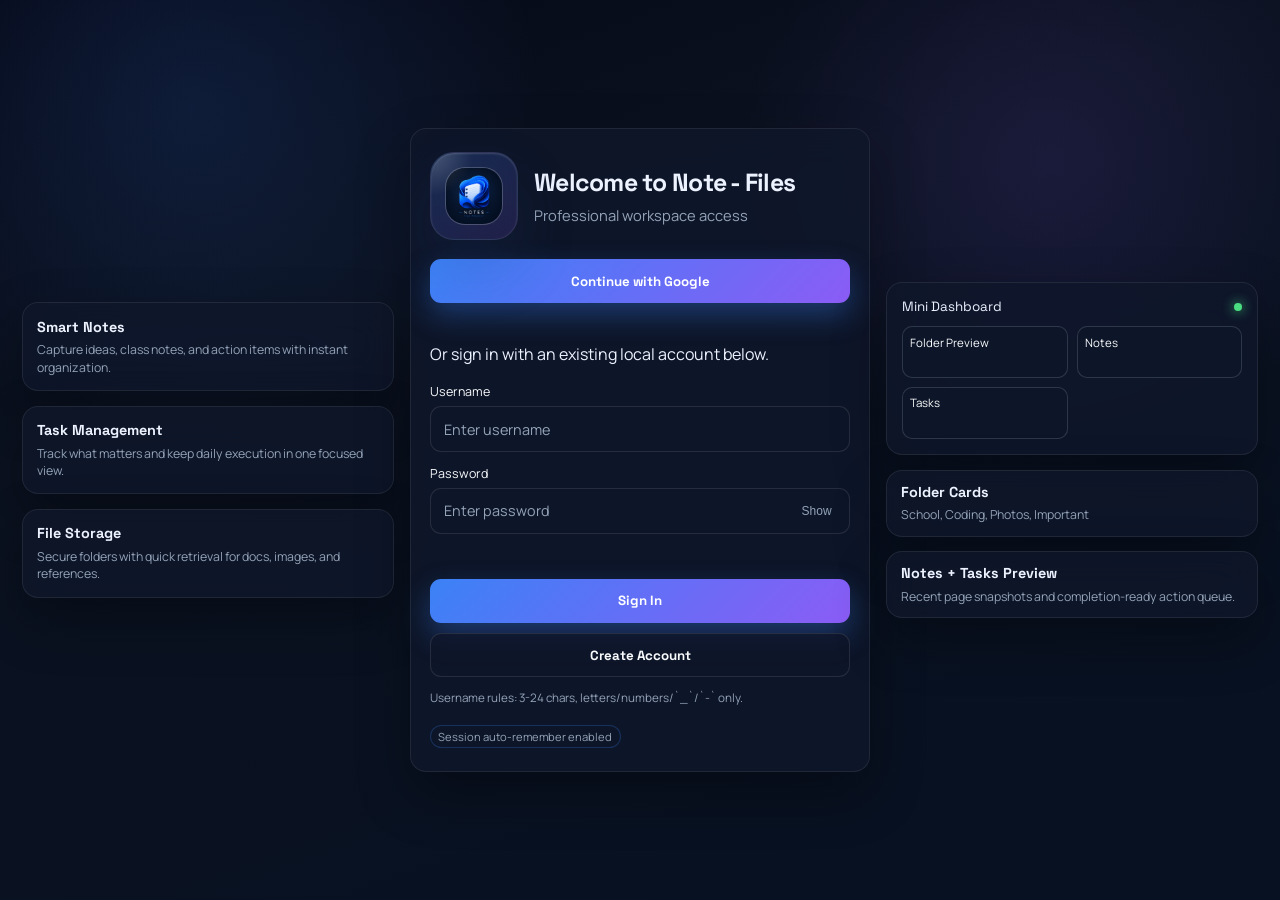
<file: login.html>
<!DOCTYPE html>
<html lang="en">
<head>
  <meta charset="UTF-8">
  <meta name="viewport" content="width=device-width, initial-scale=1.0">
  <title>Login - Note Files</title>
  <link rel="preconnect" href="https://fonts.googleapis.com">
  <link rel="preconnect" href="https://fonts.gstatic.com" crossorigin>
  <link href="https://fonts.googleapis.com/css2?family=Space+Grotesk:wght@400;500;600;700&family=Manrope:wght@500;600;700&display=swap" rel="stylesheet">
  <style>
    :root {
      --bg-main: #0f172a;
      --bg-sidebar: #1e293b;
      --bg-cards: #1e293b;
      --bg-inputs: #0f172a;
      --text-primary: #f8fafc;
      --text-secondary: #94a3b8;
      --accent-primary: #6366f1;
      --accent-hover: #4f46e5;
      --border-color: #334155;
      --panel: rgba(30, 41, 59, 0.64);
      --panel-soft: rgba(30, 41, 59, 0.58);
      --stroke: rgba(148, 163, 184, 0.22);
      --text: var(--text-primary);
      --muted: var(--text-secondary);
      --accent: var(--accent-primary);
      --accent-2: var(--accent-hover);
      --danger: #f87171;
      --success: #4ade80;
      --shadow: 0 24px 52px rgba(2, 6, 23, 0.45);
    }
    * { box-sizing: border-box; }
    body {
      margin: 0;
      min-height: 100vh;
      font-family: "Manrope", system-ui, sans-serif;
      color: var(--text);
      background: radial-gradient(1200px 700px at 20% 10%, rgba(99,102,241,0.18), transparent 55%),
                  radial-gradient(900px 650px at 85% 90%, rgba(79,70,229,0.15), transparent 60%),
                  linear-gradient(150deg, #111b31 0%, #0f172a 45%, #0f172a 100%);
      overflow-x: hidden;
    }
    .page {
      min-height: 100vh;
      display: grid;
      grid-template-columns: minmax(220px, 1fr) minmax(320px, 460px) minmax(220px, 1fr);
      align-items: center;
      gap: 1.2rem;
      padding: 1.5rem;
    }
    .side {
      display: grid;
      gap: 0.9rem;
      animation: fadeIn .9s ease both;
    }
    .floating-card, .mini-card, .dashboard-preview, .login-card {
      background: var(--panel-soft);
      border: 1px solid var(--stroke);
      border-radius: 16px;
      box-shadow: var(--shadow);
      backdrop-filter: blur(16px) saturate(115%);
    }
    .floating-card {
      padding: 0.9rem;
      animation: float 6s ease-in-out infinite;
    }
    .floating-card h4, .mini-card h4 {
      margin: 0 0 0.35rem;
      font-size: 0.9rem;
      font-family: "Space Grotesk", sans-serif;
    }
    .floating-card p, .mini-card p {
      margin: 0;
      color: var(--muted);
      font-size: 0.77rem;
      line-height: 1.4;
    }
    .mini-card { padding: 0.75rem 0.9rem; }
    .dashboard-preview { padding: 0.95rem; animation: float 7.2s ease-in-out infinite; }
    .dash-head {
      display: flex; justify-content: space-between; align-items: center; margin-bottom: 0.7rem;
      font-family: "Space Grotesk", sans-serif; font-size: 0.84rem;
    }
    .status {
      width: 8px; height: 8px; border-radius: 50%; background: var(--success);
      box-shadow: 0 0 12px var(--success);
    }
    .dash-grid { display: grid; grid-template-columns: repeat(2, 1fr); gap: 0.55rem; }
    .tile {
      border-radius: 10px;
      border: 1px solid rgba(148, 163, 184, 0.24);
      background: rgba(15, 23, 42, 0.7);
      height: 52px;
      padding: 0.45rem;
      font-size: 0.72rem;
      color: var(--text-primary);
    }
    .login-card {
      padding: 1.45rem 1.2rem;
      animation: fadeIn 0.7s ease both;
      border: 1px solid rgba(148, 163, 184, 0.24);
    }
    .brand {
      display: flex;
      align-items: center;
      gap: 1rem;
      margin-bottom: 1.25rem;
      justify-content: flex-start;
    }
    .logo-wrap {
      width: 82px;
      min-width: 82px;
      height: 82px;
      border-radius: 28px;
      padding: 14px;
      display: grid;
      place-items: center;
      background: linear-gradient(180deg, rgba(99, 102, 241, 0.18), rgba(79, 70, 229, 0.12));
      border: 1px solid rgba(148, 163, 184, 0.18);
      box-shadow: 0 28px 60px rgba(36, 63, 120, 0.18), inset 0 1px 2px rgba(255, 255, 255, 0.16);
      backdrop-filter: blur(20px);
      position: relative;
      overflow: hidden;
      transition: transform .22s ease, box-shadow .22s ease, background .22s ease;
    }
    .logo-wrap::before {
      content: "";
      position: absolute;
      inset: 0;
      border-radius: inherit;
      background: radial-gradient(circle at top left, rgba(255, 255, 255, 0.32), transparent 35%);
      opacity: 0.7;
      pointer-events: none;
    }
    .logo-wrap:hover {
      transform: translateY(-2px);
      box-shadow: 0 34px 72px rgba(36, 63, 120, 0.24), inset 0 1px 2px rgba(255, 255, 255, 0.22);
    }
    .logo {
      width: 100%;
      height: 100%;
      object-fit: contain;
      border-radius: 20px;
      background: rgba(255, 255, 255, 0.08);
      border: 1px solid rgba(255, 255, 255, 0.14);
      box-shadow: inset 0 0 0 1px rgba(255, 255, 255, 0.08);
      transition: transform .22s ease;
    }
    .logo-wrap:hover .logo { transform: scale(1.02); }
    .brand-text h1 {
      margin: 0;
      font-size: 1.55rem;
      font-family: "Space Grotesk", sans-serif;
      letter-spacing: -0.03em;
    }
    .brand-text .sub {
      margin: 0.35rem 0 0;
      color: var(--muted);
      font-size: 0.92rem;
      max-width: 24rem;
      line-height: 1.5;
    }
    .field { margin-bottom: 0.82rem; }
    .label { display: block; margin-bottom: 0.35rem; font-size: 0.78rem; color: var(--text-primary); }
    .input-wrap {
      display: flex; align-items: center; gap: 0.45rem;
      border: 1px solid var(--stroke);
      border-radius: 11px;
      padding: 0 0.7rem;
      background: rgba(15, 23, 42, 0.72);
      transition: border-color .2s ease, box-shadow .2s ease;
    }
    .input-wrap:focus-within {
      border-color: rgba(99,102,241,0.62);
      box-shadow: 0 0 0 3px rgba(99,102,241,0.2), 0 0 20px rgba(99,102,241,0.22);
    }
    input {
      width: 100%;
      height: 44px;
      border: 0;
      outline: 0;
      color: var(--text);
      background: transparent;
      font: inherit;
      font-size: 0.9rem;
    }
    input::placeholder { color: var(--text-secondary); }
    .toggle {
      background: none; border: 0; color: var(--text-secondary); cursor: pointer; font-size: 0.75rem;
    }
    .message {
      min-height: 20px;
      margin: 0.25rem 0 0.75rem;
      font-size: 0.78rem;
      color: var(--danger);
    }
    .message.ok { color: var(--success); }
    .actions {
      display: grid; gap: 0.65rem;
    }
    .btn {
      border: 0;
      border-radius: 11px;
      height: 44px;
      font-weight: 700;
      font-family: "Space Grotesk", sans-serif;
      cursor: pointer;
      transition: transform .18s ease, box-shadow .18s ease, opacity .18s ease;
    }
    .btn:hover { transform: translateY(-1px); }
    .btn-primary {
      color: white;
      background: linear-gradient(135deg, var(--accent-primary), var(--accent-hover));
      box-shadow: 0 10px 30px rgba(99,102,241,0.35);
    }
    .btn-secondary {
      color: var(--text-primary);
      background: rgba(30, 41, 59, 0.58);
      border: 1px solid var(--border-color);
    }
    .hint { margin-top: 0.8rem; font-size: 0.73rem; color: var(--text-secondary); }
    .chip {
      display: inline-block;
      border: 1px solid rgba(99, 102, 241, 0.35);
      padding: 0.18rem 0.45rem;
      border-radius: 999px;
      margin-top: 0.45rem;
      font-size: 0.7rem;
      color: var(--text-secondary);
      background: rgba(15, 23, 42, 0.64);
    }
    .side-right .floating-card:nth-child(2),
    .side-left .floating-card:nth-child(3) { animation-delay: .8s; }
    .side-right .floating-card:nth-child(3),
    .side-left .floating-card:nth-child(2) { animation-delay: 1.4s; }
    @keyframes float {
      0%,100% { transform: translateY(0px); }
      50% { transform: translateY(-7px); }
    }
    @keyframes fadeIn {
      from { opacity: 0; transform: translateY(12px); }
      to { opacity: 1; transform: translateY(0); }
    }
    @media (max-width: 1080px) {
      .page { grid-template-columns: 1fr; gap: 1rem; padding: 1rem; }
      .side { grid-template-columns: repeat(2, minmax(150px, 1fr)); }
      .login-card { order: -1; }
      .brand { flex-direction: column; align-items: center; text-align: center; }
      .brand-text .sub { max-width: 100%; }
    }
    @media (max-width: 650px) {
      .side { grid-template-columns: 1fr; }
      .logo-wrap { width: 72px; height: 72px; min-width: 72px; }
      .brand-text h1 { font-size: 1.35rem; }
      .login-card { padding: 1.3rem 1rem; }
    }
  </style>
  <style>
    :root {
      --bg-deep: #050816;
      --surface: rgba(15, 23, 42, 0.78);
      --surface-soft: rgba(15, 23, 42, 0.64);
      --surface-strong: rgba(10, 16, 29, 0.92);
      --text-main: #edf2ff;
      --text-muted: #94a3b8;
      --accent: #3b82f6;
      --accent-alt: #8b5cf6;
      --accent-cyan: #06b6d4;
      --border: rgba(255, 255, 255, 0.08);
      --radius-xl: 26px;
      --radius-lg: 18px;
    }

    body {
      background: radial-gradient(circle at 15% 12%, rgba(59, 130, 246, 0.14), transparent 26%),
                  radial-gradient(circle at 82% 18%, rgba(139, 92, 246, 0.12), transparent 24%),
                  linear-gradient(160deg, #050816 0%, #0b1220 34%, #071122 100%);
      color: var(--text-main);
    }

    .page {
      padding: 1.35rem;
      gap: 1rem;
    }

    .floating-card,
    .mini-card,
    .dashboard-preview,
    .login-card {
      background: rgba(15, 23, 42, 0.8);
      border: 1px solid rgba(255, 255, 255, 0.08);
      box-shadow: 0 22px 54px rgba(0, 0, 0, 0.32);
      backdrop-filter: blur(18px) saturate(130%);
    }

    .brand {
      gap: 1rem;
      margin-bottom: 1.2rem;
    }

    .logo-wrap {
      width: 88px;
      height: 88px;
      padding: 14px;
      border-radius: 24px;
      background: linear-gradient(145deg, rgba(59, 130, 246, 0.2), rgba(139, 92, 246, 0.16));
      border: 1px solid rgba(255, 255, 255, 0.08);
    }

    .logo-wrap:hover {
      transform: translateY(-1px);
    }

    .brand-text h1 {
      font-size: 1.55rem;
    }

    .input-wrap {
      border: 1px solid rgba(255, 255, 255, 0.1);
      background: rgba(15, 23, 42, 0.78);
    }

    .input-wrap:focus-within {
      border-color: rgba(59, 130, 246, 0.6);
      box-shadow: 0 0 0 3px rgba(59, 130, 246, 0.12);
    }

    input {
      color: var(--text-main);
    }

    .btn-primary {
      background: linear-gradient(135deg, var(--accent), var(--accent-alt));
      box-shadow: 0 12px 28px rgba(59, 130, 246, 0.34);
    }

    .btn-secondary {
      background: rgba(15, 23, 42, 0.78);
      border-color: rgba(255, 255, 255, 0.1);
    }

    .message {
      color: rgba(248, 113, 113, 0.95);
    }

    .chip {
      background: rgba(15, 23, 42, 0.66);
      border-color: rgba(59, 130, 246, 0.25);
    }

    .hint {
      color: var(--text-muted);
    }

    .side-right .floating-card:nth-child(2),
    .side-left .floating-card:nth-child(3) {
      animation-delay: 0.8s;
    }

    .side-right .floating-card:nth-child(3),
    .side-left .floating-card:nth-child(2) {
      animation-delay: 1.4s;
    }

    @media (max-width: 1080px) {
      .page { padding: 1rem; }
      .side { grid-template-columns: repeat(2, minmax(140px, 1fr)); }
    }

    @media (max-width: 650px) {
      .brand-text h1 { font-size: 1.35rem; }
      .login-card { padding: 1.25rem 0.95rem; }
    }
  </style>
</head>
<body>
  <main class="page">
    <section class="side side-left">
      <article class="floating-card">
        <h4>Smart Notes</h4>
        <p>Capture ideas, class notes, and action items with instant organization.</p>
      </article>
      <article class="floating-card">
        <h4>Task Management</h4>
        <p>Track what matters and keep daily execution in one focused view.</p>
      </article>
      <article class="floating-card">
        <h4>File Storage</h4>
        <p>Secure folders with quick retrieval for docs, images, and references.</p>
      </article>
    </section>

    <section class="login-card">
      <div class="brand">
        <div class="logo-wrap">
          <img src="logo.png" alt="Note - Files Logo" class="logo">
        </div>
        <div class="brand-text">
          <h1>Welcome to Note - Files</h1>
          <p class="sub">Professional workspace access</p>
        </div>
      </div>

      <div style="margin:18px 0"><button type="button" id="googleSignIn" class="btn btn-primary" style="width:100%">Continue with Google</button><p id="googleStatus" class="message" role="status"></p><p class="sub">Or sign in with an existing local account below.</p></div><form id="authForm" novalidate>
        <div class="field">
          <label class="label" for="username">Username</label>
          <div class="input-wrap">
            <input type="text" id="username" autocomplete="username" placeholder="Enter username" required>
          </div>
        </div>

        <div class="field">
          <label class="label" for="password">Password</label>
          <div class="input-wrap">
            <input type="password" id="password" autocomplete="current-password" placeholder="Enter password" required>
            <button type="button" class="toggle" id="togglePassword" aria-label="Show password">Show</button>
          </div>
        </div>

        <p id="authMessage" class="message" role="status" aria-live="polite"></p>

        <div class="actions">
          <button type="button" id="loginBtn" class="btn btn-primary">Sign In</button>
          <button type="button" id="signupBtn" class="btn btn-secondary">Create Account</button>
        </div>
      </form>

      <p class="hint">Username rules: 3-24 chars, letters/numbers/`_`/`-` only.</p>
      <span class="chip">Session auto-remember enabled</span>
    </section>

    <section class="side side-right">
      <article class="dashboard-preview">
        <div class="dash-head">Mini Dashboard <span class="status"></span></div>
        <div class="dash-grid">
          <div class="tile">Folder Preview</div>
          <div class="tile">Notes</div>
          <div class="tile">Tasks</div>
        </div>
      </article>
      <article class="mini-card">
        <h4>Folder Cards</h4>
        <p>School, Coding, Photos, Important</p>
      </article>
      <article class="mini-card">
        <h4>Notes + Tasks Preview</h4>
        <p>Recent page snapshots and completion-ready action queue.</p>
      </article>
    </section>
  </main>

  <script>
    const USER_STORE_KEY = "notepilot:auth:accounts:v1";
    const SESSION_KEY = "notepilot:auth:active-user:v1";
    const USER_DATA_PREFIX = "notepilot:userdata:";
    const LEGACY_USERNAME_KEY = "username";
    const LEGACY_PASSWORD_KEY = "password";

    const usernameInput = document.getElementById("username");
    const passwordInput = document.getElementById("password");
    const loginBtn = document.getElementById("loginBtn");
    const signupBtn = document.getElementById("signupBtn");
    const togglePassword = document.getElementById("togglePassword");
    const authMessage = document.getElementById("authMessage");

    function readAccounts() {
      try {
        const parsed = JSON.parse(localStorage.getItem(USER_STORE_KEY) || "[]");
        return Array.isArray(parsed) ? parsed : [];
      } catch {
        return [];
      }
    }

    function writeAccounts(accounts) {
      localStorage.setItem(USER_STORE_KEY, JSON.stringify(accounts));
    }

    function normalizeUsername(value) {
      return String(value || "").trim().toLowerCase();
    }

    function validateUsername(value) {
      const raw = String(value || "").trim();
      if (raw.length < 3 || raw.length > 24) {
        return "Username must be 3 to 24 characters.";
      }
      if (!/^[a-zA-Z0-9_-]+$/.test(raw)) {
        return "Use only letters, numbers, underscore, or hyphen.";
      }
      return "";
    }

    function setMessage(text, ok = false) {
      authMessage.textContent = text;
      authMessage.classList.toggle("ok", ok);
    }

    function ensureUserDataBucket(username) {
      const key = `${USER_DATA_PREFIX}${normalizeUsername(username)}`;
      if (!localStorage.getItem(key)) {
        localStorage.setItem(key, JSON.stringify({ createdAt: Date.now() }));
      }
    }

    function startSession(username) {
      localStorage.setItem(SESSION_KEY, username);
      localStorage.setItem(LEGACY_USERNAME_KEY, username);
      ensureUserDataBucket(username);
    }

    function migrateLegacyAccount() {
      const legacyUser = String(localStorage.getItem(LEGACY_USERNAME_KEY) || "").trim();
      const legacyPass = String(localStorage.getItem(LEGACY_PASSWORD_KEY) || "");

      if (!legacyUser || !legacyPass) return;

      const usernameIssue = validateUsername(legacyUser);
      if (usernameIssue) return;

      const accounts = readAccounts();
      const normalized = normalizeUsername(legacyUser);
      const exists = accounts.some((account) => normalizeUsername(account.username) === normalized);

      if (!exists) {
        accounts.push({
          username: legacyUser,
          password: legacyPass,
          createdAt: Date.now(),
          migratedFromLegacy: true
        });
        writeAccounts(accounts);
      }
      ensureUserDataBucket(legacyUser);
    }

    function tryAutoRedirect() {
      if (new URLSearchParams(location.search).has("oauth")) return;
      const active = localStorage.getItem(SESSION_KEY);
      if (active) {
        localStorage.setItem(LEGACY_USERNAME_KEY, active);
        window.location.href = "index.html";
      }
    }

    function createAccount() {
      const username = usernameInput.value.trim();
      const password = passwordInput.value;

      const usernameIssue = validateUsername(username);
      if (usernameIssue) {
        setMessage(usernameIssue);
        return;
      }
      if (password.length < 4) {
        setMessage("Password must be at least 4 characters.");
        return;
      }

      const accounts = readAccounts();
      const normalized = normalizeUsername(username);
      const exists = accounts.some((account) => normalizeUsername(account.username) === normalized);
      if (exists) {
        setMessage("That username already exists. Try signing in.");
        return;
      }

      accounts.push({ username, password, createdAt: Date.now() });
      writeAccounts(accounts);

      localStorage.setItem(LEGACY_USERNAME_KEY, username);
      localStorage.setItem(LEGACY_PASSWORD_KEY, password);
      startSession(username);

      setMessage("Account created. Redirecting...", true);
      setTimeout(() => { window.location.href = "index.html"; }, 420);
    }

    function signIn() {
      const username = usernameInput.value.trim();
      const password = passwordInput.value;

      const usernameIssue = validateUsername(username);
      if (usernameIssue) {
        setMessage(usernameIssue);
        return;
      }
      if (!password) {
        setMessage("Enter your password.");
        return;
      }

      const accounts = readAccounts();
      const normalized = normalizeUsername(username);
      const match = accounts.find((account) => normalizeUsername(account.username) === normalized && account.password === password);

      if (!match) {
        setMessage("Invalid username or password.");
        return;
      }

      startSession(match.username);
      setMessage("Sign in successful. Redirecting...", true);
      setTimeout(() => { window.location.href = "index.html"; }, 350);
    }

    togglePassword.addEventListener("click", () => {
      const showing = passwordInput.type === "text";
      passwordInput.type = showing ? "password" : "text";
      togglePassword.textContent = showing ? "Show" : "Hide";
      togglePassword.setAttribute("aria-label", showing ? "Show password" : "Hide password");
    });

    loginBtn.addEventListener("click", signIn);
    signupBtn.addEventListener("click", createAccount);

    document.getElementById("authForm").addEventListener("submit", (event) => {
      event.preventDefault();
      signIn();
    });

    passwordInput.addEventListener("keydown", (event) => {
      if (event.key === "Enter") {
        event.preventDefault();
        signIn();
      }
    });

    migrateLegacyAccount();
    tryAutoRedirect();
  </script>
<script>
(function(){
  const button=document.getElementById('googleSignIn');
  const status=document.getElementById('googleStatus');
  if(!button||!status)return;
  button.addEventListener('click',async function(){
    button.disabled=true;
    status.textContent='Connecting to Google…';
    try{
      const sdk=await import('https://esm.sh/@supabase/supabase-js@2.49.10');
      const client=sdk.createClient('https://hnsjeoauzresxkbfrodu.supabase.co','sb_publishable_0D0se4u5F0n6z9Xgx3sUQg_o96wTS58');
      const {error}=await client.auth.signInWithOAuth({provider:'google',options:{redirectTo:location.origin+location.pathname+'?oauth=1'}});
      if(error)throw error;
    }catch(err){status.textContent='Google sign-in could not start: '+(err.message||'Connection error')+'. Check your internet connection and try again.';button.disabled=false}
  });
  if(new URLSearchParams(location.search).has('oauth')){
    status.textContent='Finishing Google sign-in…';
    import('https://esm.sh/@supabase/supabase-js@2.49.10').then(async sdk=>{
      const client=sdk.createClient('https://hnsjeoauzresxkbfrodu.supabase.co','sb_publishable_0D0se4u5F0n6z9Xgx3sUQg_o96wTS58');
      const {data,error}=await client.auth.getSession();if(error)throw error;
      if(!data.session?.user){status.textContent='Google session not found. Please try signing in again.';return}
      const user=data.session.user;
      const username='google-'+user.id;
      const profile=user.user_metadata||{};
      const friendlyName=String(profile.full_name||profile.name||profile.given_name||user.email?.split('@')[0]||'Learner').trim().slice(0,60);
      // Stable account ID remains the storage key, separate from the display label.
      localStorage.setItem('notepilot:auth:display-name:'+username,friendlyName);
      localStorage.setItem('notepilot:auth:active-user:v1',username);
      localStorage.setItem('username',username);
      location.replace('index.html');
    }).catch(err=>{status.textContent='Google sign-in failed: '+(err.message||'Unknown error')});
  }
})();
</script></body>
</html>
</file>
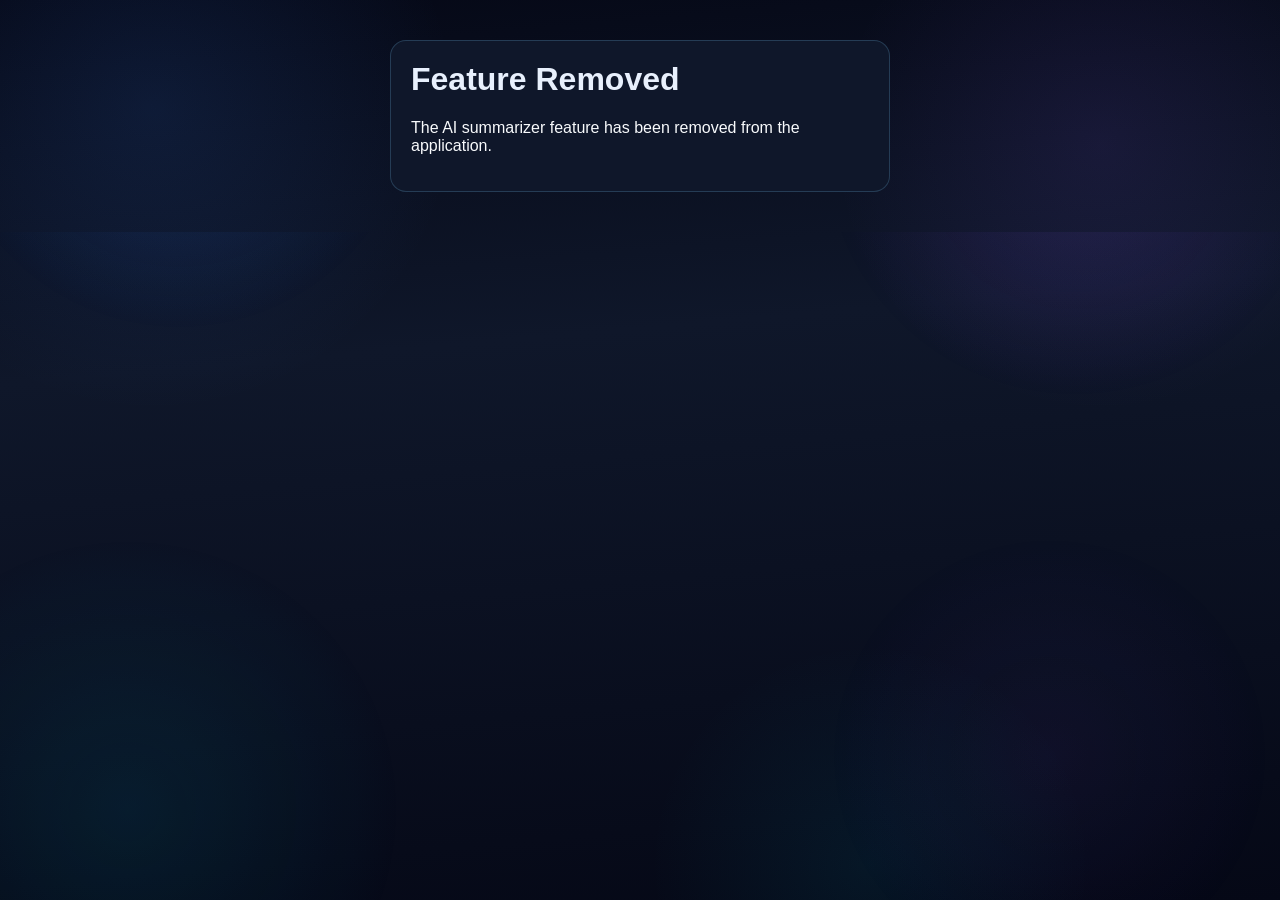
<file: test-summary.html>
<!DOCTYPE html>
<html lang="en">
<head>
  <meta charset="UTF-8">
  <meta name="viewport" content="width=device-width, initial-scale=1.0">
  <title>Summary UI Test</title>
  <link rel="stylesheet" href="style.css">
  <style>
    body {
      padding: 40px;
    }
    .test-container {
      max-width: 500px;
      margin: 0 auto;
      background: #0f172a;
      padding: 20px;
      border-radius: 16px;
      border: 1px solid rgba(125, 211, 252, 0.2);
    }
    h1 {
      color: #e8f0fd;
      margin-top: 0;
    }
  </style>
</head>
<body>
  <div class="test-container">
    <h1>Feature Removed</h1>
    <p>The AI summarizer feature has been removed from the application.</p>
  </div>
</body>
</html>
</file>
<file: style.css>
﻿:root {
  --bg-base: var(--bg-primary);
  --bg-primary: #050816;
  --bg-secondary: #0b1220;
  --bg-strong: var(--bg-secondary);
  --bg-panel: rgba(15, 23, 42, 0.72);
  --bg-panel-strong: rgba(10, 16, 29, 0.88);
  --bg-panel-soft: rgba(17, 23, 39, 0.42);
  --bg-card: rgba(15, 23, 42, 0.88);
  --bg-hover: rgba(255, 255, 255, 0.04);
  --border: var(--border-color);
  --border-color: rgba(255, 255, 255, 0.08);
  --border-strong: rgba(59, 130, 246, 0.28);
  --text-primary: #f8fafc;
  --text-secondary: #cbd5e1;
  --text-faint: #94a3b8;
  --text-main: var(--text-primary);
  --text-muted: var(--text-secondary);
  --text-subtle: var(--text-faint);
  --text-danger: #fca5a5;
  --accent-color: #3b82f6;
  --accent-alt-color: #8b5cf6;
  --accent: var(--accent-color);
  --accent-alt: var(--accent-alt-color);
  --accent-cyan: #06b6d4;
  --accent-rgb: 59, 130, 246;
  --glow-intensity: 0.18;
  --accent-glow: rgba(var(--accent-rgb), var(--glow-intensity));
  --accent-glow-soft: rgba(var(--accent-rgb), calc(var(--glow-intensity) * 0.55));
  --neon-border: linear-gradient(135deg, rgba(var(--accent-rgb), 0.85), rgba(var(--accent-rgb), 0.65));
  --neon-glow: rgba(var(--accent-rgb), var(--glow-intensity));
  --glass: rgba(12, 18, 31, 0.72);
  --glass-strong: rgba(8, 12, 22, 0.88);
  --glass-soft: rgba(15, 23, 42, 0.48);
  --shadow-soft: 0 18px 46px rgba(0, 0, 0, 0.34);
  --shadow-hard: 0 22px 60px rgba(0, 0, 0, 0.38);
  --radius-xl: 28px;
  --radius-lg: 18px;
  --radius-md: 12px;
  --radius-sm: 10px;
  --folder-title-font: 'Orbitron', 'Exo', 'Rajdhani', 'Space Grotesk', 'Poppins', 'Inter', sans-serif;
  --space-xs: 8px;
  --space-sm: 12px;
  --space-md: 18px;
  --space-lg: 24px;
  --space-xl: 32px;
}

* {
  box-sizing: border-box;
}

html,
body {
  min-height: 100%;
  margin: 0;
  background-color: #050816;
  background-image:
    radial-gradient(circle at 12% 12%, rgba(59, 130, 246, 0.12), transparent 22%),
    radial-gradient(circle at 86% 16%, rgba(139, 92, 246, 0.1), transparent 20%),
    radial-gradient(circle at 68% 96%, rgba(6, 182, 212, 0.08), transparent 18%),
    linear-gradient(175deg, #050816 0%, #0f172a 38%, #050816 100%);
  background-attachment: fixed;
  color: var(--text-main);
}

html {
  scroll-behavior: smooth;
}

body {
  font-family: 'Inter', -apple-system, BlinkMacSystemFont, 'Segoe UI', sans-serif;
  overflow-x: hidden;
  position: relative;
  background-color: var(--bg-primary);
  color: var(--text-primary);
}

body.dark-theme {
  --bg-primary: #050816;
  --bg-secondary: #0b1220;
  --bg-panel: rgba(15, 23, 42, 0.72);
  --bg-panel-strong: rgba(10, 16, 29, 0.88);
  --bg-panel-soft: rgba(17, 23, 39, 0.42);
  --bg-card: rgba(15, 23, 42, 0.88);
  --bg-hover: rgba(255, 255, 255, 0.04);
  --text-primary: #f8fafc;
  --text-secondary: #cbd5e1;
  --text-faint: #94a3b8;
  --text-danger: #fca5a5;
  --border-color: rgba(255, 255, 255, 0.08);
  --shadow-soft: 0 18px 46px rgba(0, 0, 0, 0.34);
  --shadow-hard: 0 22px 60px rgba(0, 0, 0, 0.38);
}

body.light-theme {
  --bg-primary: #f8fbff;
  --bg-secondary: rgba(255, 255, 255, 0.92);
  --bg-panel: rgba(255, 255, 255, 0.88);
  --bg-panel-strong: rgba(248, 250, 255, 0.95);
  --bg-panel-soft: rgba(255, 255, 255, 0.72);
  --bg-card: rgba(255, 255, 255, 0.92);
  --bg-hover: rgba(15, 23, 42, 0.05);
  --text-primary: #111827;
  --text-secondary: #4b5563;
  --text-faint: #6b7280;
  --text-danger: #b91c1c;
  --border-color: rgba(15, 23, 42, 0.08);
  --shadow-soft: 0 18px 46px rgba(15, 23, 42, 0.12);
  --shadow-hard: 0 22px 60px rgba(15, 23, 42, 0.16);
  background-image:
    radial-gradient(circle at 12% 12%, rgba(var(--accent-rgb), 0.08), transparent 22%),
    radial-gradient(circle at 86% 16%, rgba(var(--accent-rgb), 0.06), transparent 20%),
    radial-gradient(circle at 68% 96%, rgba(var(--accent-rgb), 0.04), transparent 18%),
    linear-gradient(175deg, #f8fbff 0%, #eef2ff 38%, #f8fbff 100%);
}

body.light-theme::before {
  background: radial-gradient(circle at 14% 10%, rgba(var(--accent-rgb), 0.08), transparent 18%),
              radial-gradient(circle at 84% 16%, rgba(var(--accent-rgb), 0.06), transparent 20%);
  opacity: 0.85;
}

body.light-theme::after {
  background: radial-gradient(circle at 10% 90%, rgba(var(--accent-rgb), 0.06), transparent 20%),
              radial-gradient(circle at 82% 84%, rgba(var(--accent-rgb), 0.04), transparent 18%);
  opacity: 0.72;
}

body::before,
body::after {
  content: '';
  position: fixed;
  inset: 0;
  pointer-events: none;
  z-index: -1;
}

body::before {
  background: radial-gradient(circle at 14% 10%, rgba(59, 130, 246, 0.16), transparent 18%),
              radial-gradient(circle at 84% 16%, rgba(139, 92, 246, 0.12), transparent 20%);
  opacity: 0.95;
}

body::after {
  background: radial-gradient(circle at 10% 90%, rgba(6, 182, 212, 0.12), transparent 20%),
              radial-gradient(circle at 82% 84%, rgba(139, 92, 246, 0.08), transparent 18%);
  opacity: 0.8;
  animation: ambientGlow 18s linear infinite alternate;
}


button,
input,
textarea,
select {
  font: inherit;
  color: inherit;
}

img,
svg {
  display: block;
  max-width: 100%;
}

.hidden {
  display: none !important;
}

.dashboard-body {
  min-height: 100vh;
  display: flex;
  background: transparent;
}

@keyframes ambientGlow {
  0% {
    transform: translateX(0) scale(1);
    opacity: 0.82;
  }
  50% {
    transform: translateX(8px) translateY(-6px) scale(1.02);
    opacity: 0.9;
  }
  100% {
    transform: translateX(-6px) translateY(5px) scale(1);
    opacity: 0.82;
  }
}

.sidebar {
  position: sticky;
  top: 0;
  height: 100vh;
  width: 280px;
  padding: var(--space-lg) var(--space-md);
  display: flex;
  flex-direction: column;
  gap: var(--space-lg);
  background: linear-gradient(165deg, rgba(10, 16, 29, 0.98), rgba(15, 23, 42, 0.9));
  border-right: 1px solid rgba(255, 255, 255, 0.08);
  box-shadow: inset 0 0 0 1px rgba(59, 130, 246, 0.08), 20px 0 60px rgba(0, 0, 0, 0.35);
  backdrop-filter: blur(18px) saturate(160%);
  z-index: 20;
}

.sidebar::before {
  content: '';
  position: absolute;
  inset: 0;
  background: radial-gradient(circle at 80% 10%, rgba(59, 130, 246, 0.18), transparent 30%),
              radial-gradient(circle at 20% 90%, rgba(139, 92, 246, 0.11), transparent 28%);
  pointer-events: none;
}

.sidebar-logo {
  display: flex;
  justify-content: center;
}

.sidebar-logo img {
  width: 104px;
  border-radius: 18px;
  border: 1px solid rgba(255, 255, 255, 0.08);
  box-shadow: inset 0 1px 2px rgba(255, 255, 255, 0.06);
}

.sidebar-toggle {
  align-self: flex-end;
  width: 44px;
  height: 44px;
  border-radius: 16px;
  border: 1px solid rgba(255, 255, 255, 0.08);
  background: rgba(17, 24, 39, 0.72);
  color: var(--text-main);
  display: grid;
  place-items: center;
  cursor: pointer;
  transition: transform 0.24s ease, border-color 0.24s ease, background 0.24s ease;
}

.sidebar-toggle:hover {
  transform: translateY(-1px);
  background: rgba(17, 24, 39, 0.88);
  border-color: rgba(59, 130, 246, 0.35);
}

.sidebar-nav {
  list-style: none;
  margin: 0;
  padding: 0;
  display: flex;
  flex-direction: column;
  gap: 8px;
}

.nav-item {
  border-radius: 16px;
}

.nav-link {
  display: flex;
  align-items: center;
  gap: 14px;
  min-height: 48px;
  padding: 12px 14px;
  border-radius: inherit;
  color: var(--text-muted);
  position: relative;
  transition: background 0.25s ease, color 0.25s ease, transform 0.25s ease;
}

.nav-link:hover {
  color: var(--text-main);
  transform: translateX(2px);
}

.nav-link::before {
  content: '';
  position: absolute;
  inset: 0;
  background: linear-gradient(90deg, rgba(59, 130, 246, 0.12), transparent 85%);
  opacity: 0;
  transform: translateX(-10px);
  transition: opacity 0.25s ease, transform 0.25s ease;
  border-radius: inherit;
}

.nav-item:hover .nav-link::before {
  opacity: 1;
  transform: translateX(0);
}

.nav-icon {
  width: 24px;
  height: 24px;
  display: grid;
  place-items: center;
  flex-shrink: 0;
}

.nav-icon svg {
  width: 100%;
  height: 100%;
}

.nav-text {
  font-size: 0.95rem;
  font-weight: 600;
  letter-spacing: 0.01em;
}

.nav-item.active .nav-link {
  color: var(--text-main);
  background: rgba(59, 130, 246, 0.15);
  border: 1px solid rgba(59, 130, 246, 0.22);
  box-shadow: 0 12px 28px rgba(59, 130, 246, 0.14);
}

.nav-item.active .nav-link::after {
  content: '';
  position: absolute;
  left: 0;
  top: 14px;
  height: 60%;
  width: 4px;
  background: linear-gradient(180deg, var(--accent), var(--accent-alt));
  border-radius: 0 999px 999px 0;
}

.nav-logout .nav-link {
  color: var(--text-danger);
}

.nav-logout:hover .nav-link {
  color: var(--text-danger);
  filter: brightness(1.1);
}

.sidebar.collapsed {
  width: 92px;
}

.sidebar.collapsed .sidebar-logo img {
  width: 52px;
}

.sidebar.collapsed .nav-link {
  justify-content: center;
  padding: 12px;
}

.sidebar.collapsed .nav-text {
  opacity: 0;
  width: 0;
  pointer-events: none;
}

.sidebar.collapsed .nav-item.active .nav-link::after {
  left: 6px;
}

.main-content {
  flex: 1;
  min-height: 100vh;
  display: flex;
  flex-direction: column;
  padding: 0;
  overflow-y: auto;
  background: transparent;
}

.main-content::-webkit-scrollbar {
  width: 10px;
}

.main-content::-webkit-scrollbar-track {
  background: transparent;
}

.main-content::-webkit-scrollbar-thumb {
  background: rgba(59, 130, 246, 0.24);
  border-radius: 999px;
  border: 2px solid transparent;
  background-clip: padding-box;
}

.main-content::-webkit-scrollbar-thumb:hover {
  background: rgba(59, 130, 246, 0.34);
}

.dashboard-header {
  position: sticky;
  top: 0;
  z-index: 16;
  display: flex;
  flex-direction: column;
  gap: 22px;
  padding: 34px 40px 28px;
  background: var(--bg-panel-strong);
  border-bottom: 1px solid var(--border-color);
  backdrop-filter: blur(18px);
}

.top-nav {
  display: flex;
  align-items: center;
  justify-content: space-between;
  gap: 18px;
}

.top-nav-left {
  display: flex;
  align-items: center;
  gap: 18px;
  flex: 1;
  flex-wrap: wrap;
}

.top-nav-title {
  display: flex;
  flex-direction: column;
  gap: 6px;
}

.top-nav-title strong {
  font-size: 1.25rem;
  letter-spacing: -0.04em;
  font-weight: 700;
  color: var(--text-primary);
}

.top-nav-title small {
  color: var(--text-muted);
  font-size: 0.9rem;
}

.top-nav-search {
  flex: 1;
  min-width: 260px;
  max-width: 680px;
  position: relative;
  display: flex;
  align-items: center;
  gap: 12px;
  padding: 12px 16px;
  border-radius: 999px;
  border: 1px solid var(--border-color);
  background: var(--bg-panel);
  box-shadow: inset 0 1px 0 rgba(255, 255, 255, 0.05);
  transition: border-color 0.24s ease, box-shadow 0.24s ease, background 0.24s ease;
}

.top-nav-search:focus-within {
  border-color: rgba(var(--accent-rgb), 0.52);
  box-shadow:
    inset 0 1px 0 rgba(255, 255, 255, 0.08),
    0 0 0 1px rgba(var(--accent-rgb), 0.22),
    0 0 22px rgba(var(--accent-rgb), calc(var(--glow-intensity) * 0.7));
}

.top-nav-search svg {
  width: 18px;
  height: 18px;
  color: var(--text-muted);
}

.top-nav-search input {
  width: 100%;
  border: 0;
  outline: none;
  background: transparent;
  color: var(--text-main);
  font-size: 0.95rem;
  letter-spacing: 0.01em;
}

.top-nav-search input::placeholder {
  color: var(--text-muted);
}

.global-search-panel {
  position: absolute;
  top: calc(100% + 12px);
  left: 0;
  width: min(760px, 92vw);
  max-height: min(68vh, 560px);
  display: flex;
  flex-direction: column;
  gap: 12px;
  padding: 14px;
  border-radius: 20px;
  border: 1px solid rgba(var(--accent-rgb), 0.35);
  background: linear-gradient(160deg, rgba(10, 15, 28, 0.96), rgba(8, 13, 24, 0.94));
  box-shadow:
    0 28px 60px rgba(0, 0, 0, 0.45),
    0 0 26px rgba(var(--accent-rgb), calc(var(--glow-intensity) * 0.65));
  backdrop-filter: blur(22px) saturate(160%);
  z-index: 70;
  opacity: 0;
  transform: translateY(8px) scale(0.985);
  pointer-events: none;
  transition: opacity 0.2s ease, transform 0.2s ease;
}

.global-search-shell.is-open .global-search-panel {
  opacity: 1;
  transform: translateY(0) scale(1);
  pointer-events: auto;
}

.global-search-filters {
  display: flex;
  align-items: center;
  gap: 8px;
  flex-wrap: wrap;
}

.global-search-filter {
  border: 1px solid rgba(255, 255, 255, 0.12);
  background: rgba(255, 255, 255, 0.05);
  color: var(--text-secondary);
  border-radius: 999px;
  padding: 7px 12px;
  font-size: 0.76rem;
  font-weight: 700;
  letter-spacing: 0.04em;
  text-transform: uppercase;
  cursor: pointer;
  transition: border-color 0.2s ease, box-shadow 0.2s ease, color 0.2s ease, transform 0.2s ease;
}

.global-search-filter:hover {
  color: var(--text-primary);
  border-color: rgba(var(--accent-rgb), 0.45);
  transform: translateY(-1px);
}

.global-search-filter.is-active {
  color: var(--text-primary);
  border-color: rgba(var(--accent-rgb), 0.56);
  background: linear-gradient(135deg, rgba(var(--accent-rgb), 0.22), rgba(var(--accent-rgb), 0.14));
  box-shadow: 0 8px 20px rgba(var(--accent-rgb), calc(var(--glow-intensity) * 0.48));
}

.global-search-results {
  display: flex;
  flex-direction: column;
  gap: 8px;
  overflow: auto;
  max-height: min(52vh, 430px);
  padding-right: 4px;
}

.global-search-result {
  width: 100%;
  border: 1px solid rgba(255, 255, 255, 0.08);
  background: rgba(255, 255, 255, 0.04);
  border-radius: 14px;
  padding: 10px 12px;
  display: grid;
  grid-template-columns: auto 1fr;
  gap: 10px;
  align-items: center;
  text-align: left;
  cursor: pointer;
  transition: border-color 0.2s ease, transform 0.2s ease, box-shadow 0.2s ease, background 0.2s ease;
}

.global-search-result:hover,
.global-search-result.is-active {
  border-color: rgba(var(--accent-rgb), 0.5);
  background: rgba(var(--accent-rgb), 0.12);
  transform: translateY(-1px);
  box-shadow: 0 12px 22px rgba(var(--accent-rgb), calc(var(--glow-intensity) * 0.45));
}

.global-search-result-icon {
  width: 32px;
  height: 32px;
  border-radius: 10px;
  display: grid;
  place-items: center;
  font-size: 1.02rem;
  border: 1px solid rgba(var(--accent-rgb), 0.32);
  background: rgba(var(--accent-rgb), 0.14);
}

.global-search-result-main {
  display: grid;
  gap: 3px;
  min-width: 0;
}

.global-search-result-type {
  font-size: 0.68rem;
  text-transform: uppercase;
  letter-spacing: 0.08em;
  color: var(--text-secondary);
}

.global-search-result-name {
  font-size: 0.92rem;
  font-weight: 700;
  color: var(--text-primary);
  overflow: hidden;
  text-overflow: ellipsis;
  white-space: nowrap;
}

.global-search-result-path {
  font-size: 0.76rem;
  color: var(--text-muted);
  overflow: hidden;
  text-overflow: ellipsis;
  white-space: nowrap;
}

.global-search-empty {
  margin: 0;
  border-radius: 14px;
  border: 1px dashed rgba(var(--accent-rgb), 0.34);
  background: rgba(var(--accent-rgb), 0.08);
  color: var(--text-secondary);
  text-align: center;
  padding: 16px 12px;
  font-size: 0.9rem;
}

.top-nav-actions {
  display: flex;
  align-items: center;
  gap: 12px;
  flex-wrap: wrap;
}

.profile-chip {
  display: flex;
  align-items: center;
  gap: 10px;
  padding: 8px 12px;
  border-radius: 999px;
  background: var(--bg-panel);
  border: 1px solid var(--border-color);
}

.profile-avatar {
  width: 34px;
  height: 34px;
  border-radius: 50%;
  display: grid;
  place-items: center;
  font-weight: 700;
  color: var(--text-primary);
  background: linear-gradient(150deg, rgba(59, 130, 246, 0.45), rgba(139, 92, 246, 0.28));
  box-shadow: 0 8px 18px rgba(59, 130, 246, 0.18);
}

.profile-chip strong {
  display: block;
  font-size: 0.95rem;
  line-height: 1.2;
}

.profile-chip small {
  display: block;
  font-size: 0.75rem;
  color: var(--text-muted);
}

.header-content {
  max-width: 1400px;
  width: 100%;
  margin: 0 auto;
  display: flex;
  flex-direction: column;
  gap: 12px;
}

.dashboard-header h1 {
  margin: 0;
  font-size: 3rem;
  font-weight: 800;
  line-height: 1.05;
  letter-spacing: -0.04em;
  color: var(--text-primary);
  text-shadow: 0 2px 14px rgba(0, 0, 0, 0.18);
}

.dashboard-header p {
  margin: 0;
  font-size: 1rem;
  color: var(--text-muted);
}

.dashboard-section {
  width: 100%;
  max-width: 1400px;
  margin: 0 auto;
  display: flex;
  flex-direction: column;
  gap: 36px;
  padding: 28px 40px 40px;
}

.section-title {
  margin: 0;
  font-size: 1.3rem;
  font-weight: 700;
  color: var(--text-main);
  letter-spacing: -0.03em;
}

.folders-container {
  display: flex;
  flex-direction: column;
  gap: 20px;
  padding: 0;
}

.folders-grid {
  display: grid;
  grid-template-columns: repeat(auto-fit, minmax(220px, 1fr));
  gap: 20px;
  align-items: stretch;
}

.folder-card {
  width: 100%;
  max-width: 100%;
  box-sizing: border-box;
  position: relative;
  overflow: hidden;
  border-radius: var(--radius-lg);
  padding: 24px;
  min-height: 150px;
  display: flex;
  flex-direction: column;
  justify-content: space-between;
  background: linear-gradient(180deg, rgba(15, 23, 42, 0.88), rgba(10, 16, 29, 0.75));
  border: 1px solid rgba(59, 130, 246, 0.14);
  box-shadow: 0 24px 60px rgba(0, 0, 0, 0.32), inset 0 0 0 1px rgba(255, 255, 255, 0.04);
  backdrop-filter: blur(18px);
  transition: transform 0.3s ease, border-color 0.3s ease, box-shadow 0.3s ease, background 0.3s ease;
}

.folder-card::before {
  content: '';
  position: absolute;
  top: -1px;
  right: -1px;
  bottom: -1px;
  left: -1px;
  border-radius: inherit;
  background: linear-gradient(135deg, rgba(59, 130, 246, 0.35), rgba(139, 92, 246, 0.28), rgba(6, 182, 212, 0.24), rgba(236, 72, 153, 0.18));
  opacity: 0;
  filter: blur(10px);
  transition: opacity 0.3s ease, transform 0.3s ease;
  pointer-events: none;
}

.folder-card:hover {
  transform: translateY(-6px);
  border-color: rgba(59, 130, 246, 0.26);
  box-shadow: 0 32px 70px rgba(0, 0, 0, 0.36), 0 0 30px rgba(59, 130, 246, 0.08);
  background: linear-gradient(180deg, rgba(12, 18, 33, 0.88), rgba(8, 12, 22, 0.78));
}

.folder-card:hover::before {
  opacity: 1;
}

.folder-card-content {
  position: relative;
  z-index: 1;
  display: flex;
  align-items: flex-start;
  gap: 16px;
  width: 100%;
}

.folder-panel-header,
.folder-view-header {
  display: flex;
  align-items: center;
  justify-content: space-between;
  gap: 16px;
  margin-bottom: 18px;
}

.folder-view-header-group {
  display: flex;
  flex-direction: column;
  gap: 6px;
}

.folder-panel-subtitle {
  margin: 0;
  color: var(--text-muted);
  font-size: 0.95rem;
}


.folder-breadcrumbs {
  display: flex;
  flex-wrap: wrap;
  align-items: center;
  gap: 8px;
  color: var(--text-muted);
  font-size: 0.92rem;
}

.breadcrumb-link {
  border: none;
  background: transparent;
  color: var(--accent);
  text-decoration: underline;
  cursor: pointer;
  padding: 0;
  font: inherit;
}

.breadcrumb-separator {
  color: rgba(231, 238, 252, 0.5);
}

.folder-icon-wrapper {
  width: 58px;
  height: 58px;
  border-radius: 18px;
  display: grid;
  place-items: center;
  background: linear-gradient(145deg, rgba(59, 130, 246, 0.24), rgba(139, 92, 246, 0.16));
  border: 1px solid rgba(255, 255, 255, 0.08);
  box-shadow: inset 0 1px 2px rgba(255, 255, 255, 0.08);
  transition: transform 0.3s ease, box-shadow 0.3s ease, background 0.3s ease;
}

.folder-card:hover .folder-icon-wrapper {
  transform: scale(1.05);
  box-shadow: 0 10px 24px rgba(59, 130, 246, 0.18), inset 0 1px 2px rgba(255, 255, 255, 0.12);
  background: linear-gradient(145deg, rgba(59, 130, 246, 0.36), rgba(139, 92, 246, 0.22));
}

  .folder-card-actions {
    display: flex;
    justify-content: flex-end;
    gap: 10px;
    margin-top: 18px;
    flex-wrap: wrap;
  }

  .folder-card-action-btn {
    width: 38px;
    height: 38px;
    border: none;
    border-radius: 14px;
    background: rgba(59, 130, 246, 0.16);
    color: var(--text-main);
    display: grid;
    place-items: center;
    cursor: pointer;
    transition: transform 0.24s ease, background 0.24s ease;
  }

  .folder-card-action-btn:hover {
    transform: translateY(-1px);
    background: rgba(59, 130, 246, 0.26);
  }

  .folder-card-delete {
    background: rgba(248, 113, 113, 0.16);
  }

  .folder-card-delete:hover {
    background: rgba(248, 113, 113, 0.26);
  }


.folder-name,
.folder-title,
.folder-card h3,
.folder-info h3 {
  margin: 0 0 8px;
  position: relative;
  max-width: 100%;
  width: fit-content;
  font-family: var(--folder-title-font);
  font-size: clamp(1.02rem, 0.94rem + 0.58vw, 1.36rem);
  font-weight: 800;
  font-style: italic;
  letter-spacing: 0.045em;
  line-height: 1.32;
  color: var(--text-primary);
  text-decoration-line: underline;
  text-decoration-color: rgba(var(--accent-rgb), 0.54);
  text-decoration-thickness: 2px;
  text-underline-offset: 0.2em;
  text-shadow: 0 0 8px rgba(var(--accent-rgb), calc(var(--glow-intensity) * 1.25));
  text-rendering: geometricPrecision;
  -webkit-font-smoothing: antialiased;
  -moz-osx-font-smoothing: grayscale;
  overflow-wrap: anywhere;
  word-break: break-word;
  transition: color 0.28s ease, text-shadow 0.28s ease, text-decoration-color 0.28s ease;
}

.folder-name::after,
.folder-title::after,
.folder-card h3::after,
.folder-info h3::after {
  content: '';
  position: absolute;
  left: 0;
  bottom: -0.28em;
  width: 100%;
  height: 2px;
  border-radius: 999px;
  background: linear-gradient(90deg, rgba(var(--accent-rgb), 0.92), rgba(var(--accent-rgb), 0.55), rgba(var(--accent-rgb), 0.9));
  box-shadow: 0 0 8px rgba(var(--accent-rgb), calc(var(--glow-intensity) * 1.2));
  transform-origin: left center;
  transform: scaleX(0.38);
  opacity: 0.76;
  transition: transform 0.28s ease, opacity 0.28s ease, box-shadow 0.28s ease;
  pointer-events: none;
}

.folder-card:hover .folder-name,
.folder-card:hover .folder-title,
.folder-card:hover .folder-info h3 {
  color: #ffffff;
  text-decoration-color: rgba(var(--accent-rgb), 0.78);
  text-shadow: 0 0 11px rgba(var(--accent-rgb), calc(var(--glow-intensity) * 1.7));
}

.folder-card:hover .folder-name::after,
.folder-card:hover .folder-title::after,
.folder-card:hover .folder-info h3::after {
  transform: scaleX(0.84);
  opacity: 0.94;
  box-shadow: 0 0 14px rgba(var(--accent-rgb), calc(var(--glow-intensity) * 2));
}

.folder-info p {
  margin: 0;
  color: var(--text-muted);
  font-size: 0.9rem;
  line-height: 1.6;
}

.dashboard-widgets {
  display: grid;
  grid-template-columns: repeat(12, minmax(0, 1fr));
  gap: 24px;
}

.dashboard-stats {
  display: grid;
  grid-template-columns: repeat(4, minmax(0, 1fr));
  gap: 20px;
  margin-bottom: 24px;
}

.stat-card {
  display: flex;
  align-items: center;
  gap: 16px;
  background: linear-gradient(180deg, rgba(15, 23, 42, 0.92), rgba(8, 12, 22, 0.75));
  border: 1px solid rgba(59, 130, 246, 0.16);
  border-radius: var(--radius-xl);
  padding: 22px 24px;
  min-height: 108px;
  position: relative;
  overflow: hidden;
  transition: transform 0.28s ease, border-color 0.28s ease, box-shadow 0.28s ease;
}

.stat-card::before {
  content: "";
  position: absolute;
  inset: 0;
  background: radial-gradient(circle at top left, rgba(59, 130, 246, 0.14), transparent 45%);
  pointer-events: none;
}

.stat-card:hover {
  transform: translateY(-3px);
  border-color: rgba(59, 130, 246, 0.28);
  box-shadow: 0 22px 44px rgba(0, 0, 0, 0.24), 0 0 18px rgba(59, 130, 246, 0.08);
}

.stat-card-icon {
  width: 46px;
  height: 46px;
  flex-shrink: 0;
  display: grid;
  place-items: center;
  border-radius: 16px;
  background: rgba(59, 130, 246, 0.12);
  color: #7dd3fc;
  font-size: 1.35rem;
}

.stat-card-content {
  display: flex;
  flex-direction: column;
  gap: 6px;
  position: relative;
  z-index: 1;
}

.stat-card-label {
  margin: 0;
  color: var(--text-muted);
  font-size: 0.92rem;
  letter-spacing: 0.02em;
}

.stat-card-value {
  margin: 0;
  color: var(--text-main);
  font-size: 2rem;
  font-weight: 800;
  line-height: 1;
}

@media (max-width: 1080px) {
  .dashboard-stats {
    grid-template-columns: repeat(2, minmax(0, 1fr));
  }
}

@media (max-width: 768px) {
  .dashboard-stats {
    display: none;
  }
}

@media (max-width: 650px) {
  .dashboard-stats {
    grid-template-columns: 1fr;
  }
}

.widget-card {
  grid-column: span 4;
  background: linear-gradient(180deg, rgba(15, 23, 42, 0.86), rgba(10, 16, 29, 0.72));
  border: 1px solid rgba(59, 130, 246, 0.14);
  border-radius: var(--radius-xl);
  backdrop-filter: blur(18px);
  box-shadow: 0 20px 48px rgba(0, 0, 0, 0.32), inset 0 1px 0 rgba(255, 255, 255, 0.04);
  display: flex;
  flex-direction: column;
  overflow: hidden;
  transition: transform 0.3s ease, border-color 0.3s ease, box-shadow 0.3s ease;
}

.widget-card:hover {
  transform: translateY(-4px);
  border-color: rgba(59, 130, 246, 0.26);
  box-shadow: 0 28px 80px rgba(0, 0, 0, 0.4), 0 0 18px rgba(59, 130, 246, 0.08);
}

.card-header {
  padding: 24px 24px 18px;
  background: linear-gradient(90deg, rgba(59, 130, 246, 0.08), transparent);
  border-bottom: 1px solid rgba(255, 255, 255, 0.06);
}

.card-header h2 {
  margin: 0;
  font-size: 1.15rem;
  font-weight: 700;
  color: var(--text-main);
}

.card-body {
  padding: 20px 24px 24px;
  display: flex;
  flex-direction: column;
  gap: 18px;
  min-height: 180px;
  overflow: auto;
}

.card-body::-webkit-scrollbar {
  width: 8px;
}

.card-body::-webkit-scrollbar-thumb {
  background: rgba(59, 130, 246, 0.18);
  border-radius: 999px;
}

.todo-input {
  display: flex;
  gap: 14px;
  flex-wrap: wrap;
}

.todo-input input {
  flex: 1;
  min-width: 180px;
  border-radius: 14px;
  border: 1px solid rgba(255, 255, 255, 0.08);
  background: rgba(15, 23, 42, 0.8);
  padding: 14px 16px;
  color: var(--text-main);
  outline: none;
  transition: border 0.25s ease, box-shadow 0.25s ease;
}

.todo-input input:focus {
  border-color: rgba(59, 130, 246, 0.4);
  box-shadow: 0 0 0 3px rgba(59, 130, 246, 0.12);
}

.todo-input input::placeholder {
  color: var(--text-muted);
}

.btn-add {
  width: 50px;
  height: 50px;
  min-width: 50px;
  border-radius: 16px;
  border: 1px solid rgba(255, 255, 255, 0.08);
  background: linear-gradient(135deg, rgba(59, 130, 246, 0.24), rgba(6, 182, 212, 0.16));
  color: var(--text-primary);
  font-size: 1.45rem;
  display: grid;
  place-items: center;
  cursor: pointer;
  transition: transform 0.24s ease, box-shadow 0.24s ease;
}

.btn-add:hover {
  transform: translateY(-2px);
  box-shadow: 0 14px 30px rgba(59, 130, 246, 0.22);
}

.task-list {
  list-style: none;
  margin: 0;
  padding: 0;
  display: flex;
  flex-direction: column;
  gap: 12px;
}

.task-item {
  display: flex;
  align-items: center;
  justify-content: space-between;
  gap: 12px;
  padding: 14px 16px;
  border-radius: 16px;
  background: rgba(15, 23, 42, 0.88);
  border: 1px solid rgba(59, 130, 246, 0.14);
  box-shadow: inset 0 1px 0 rgba(255, 255, 255, 0.04), 0 8px 24px rgba(0, 0, 0, 0.14);
  transition: transform 0.24s ease, border-color 0.24s ease, box-shadow 0.24s ease;
}

.task-item:hover {
  transform: translateY(-2px);
  border-color: rgba(59, 130, 246, 0.26);
  box-shadow: 0 14px 32px rgba(0, 0, 0, 0.2), 0 0 18px rgba(59, 130, 246, 0.08);
}

.task-item.completed {
  opacity: 0.72;
}

.task-left {
  display: flex;
  align-items: center;
  gap: 12px;
  min-width: 0;
  flex: 1;
}

.task-left input[type="checkbox"] {
  width: 18px;
  height: 18px;
  accent-color: var(--accent);
  cursor: pointer;
}

.task-left span {
  color: var(--text-main);
  font-size: 0.95rem;
}

.task-item button {
  border: none;
  background: none;
  color: var(--text-danger);
  font-weight: 700;
  cursor: pointer;
  transition: color 0.2s ease, transform 0.2s ease;
}

.task-item button:hover {
  color: var(--text-danger);
  filter: brightness(1.1);
  transform: translateY(-1px);
}

.notes-textarea {
  width: 100%;
  min-height: 220px;
  border-radius: 20px;
  border: 1px solid rgba(59, 130, 246, 0.14);
  background: rgba(10, 16, 29, 0.88);
  color: var(--text-main);
  padding: 20px 22px;
  resize: vertical;
  outline: none;
  transition: border 0.25s ease, box-shadow 0.25s ease, background 0.25s ease;
  box-shadow: inset 0 2px 20px rgba(0, 0, 0, 0.18), 0 0 0 1px rgba(255, 255, 255, 0.02);
}

.notes-textarea:focus {
  border-color: rgba(59, 130, 246, 0.4);
  box-shadow: 0 0 0 3px rgba(59, 130, 246, 0.14), inset 0 2px 20px rgba(0, 0, 0, 0.18);
}

.notes-textarea::placeholder {
  color: var(--text-muted);
}

#notesArea {
  min-height: 260px;
}

#notesArea.page-switch,
#notesArea.page-delete-switch {
  animation: contentFade 0.26s ease;
}

.preview-modal {
  position: fixed;
  inset: 0;
  display: grid;
  place-items: center;
  padding: 24px;
  z-index: 9999;
  background: rgba(5, 8, 22, 0.9);
}

.preview-panel {
  width: min(920px, 100%);
  max-height: min(88vh, 860px);
  overflow: hidden;
  display: flex;
  flex-direction: column;
  border-radius: 28px;
  background: linear-gradient(180deg, rgba(12, 18, 29, 0.98), rgba(8, 12, 22, 0.96));
  border: 1px solid rgba(59, 130, 246, 0.16);
  box-shadow: 0 32px 108px rgba(0, 0, 0, 0.5), inset 0 1px 0 rgba(255, 255, 255, 0.04);
}

.preview-header {
  display: flex;
  align-items: center;
  justify-content: space-between;
  gap: 16px;
  padding: 24px 28px 18px;
  border-bottom: 1px solid rgba(255, 255, 255, 0.07);
}

.preview-title {
  margin: 0;
  font-size: 1.05rem;
  font-weight: 700;
  color: var(--text-main);
}

.preview-subtitle {
  margin: 6px 0 0;
  color: var(--text-muted);
  font-size: 0.88rem;
}

.preview-close {
  width: 44px;
  height: 44px;
  border: none;
  border-radius: 16px;
  background: rgba(255, 255, 255, 0.08);
  color: var(--text-main);
  cursor: pointer;
  transition: transform 0.2s ease, background 0.2s ease;
}

.preview-close:hover {
  transform: translateY(-1px);
  background: rgba(255, 255, 255, 0.12);
}

.preview-body {
  padding: 22px 26px 26px;
  overflow: auto;
  display: flex;
  flex-direction: column;
  gap: 16px;
}

.preview-content {
  width: 100%;
  min-height: 260px;
  border-radius: 20px;
  background: rgba(15, 23, 42, 0.92);
  border: 1px solid rgba(255, 255, 255, 0.08);
  padding: 18px;
  overflow: auto;
}

.preview-content pre {
  margin: 0;
  color: var(--text-primary);
  font-family: ui-monospace, SFMono-Regular, Menlo, Monaco, Consolas, 'Liberation Mono', 'Courier New', monospace;
  font-size: 0.92rem;
  line-height: 1.6;
  white-space: pre-wrap;
  word-break: break-word;
}

.folder-view {
  display: flex;
  flex-direction: column;
  gap: 28px;
  padding: 24px 40px 40px;
  width: 100%;
  max-width: 1400px;
  margin: 0 auto;
  background: transparent;
}

.folder-view.hidden {
  display: none;
}

.folder-view-header {
  display: flex;
  align-items: center;
  gap: 20px;
  padding-bottom: 18px;
  border-bottom: 1px solid rgba(255, 255, 255, 0.06);
}

.back-btn {
  border: none;
  border-radius: 16px;
  padding: 12px 20px;
  background: rgba(15, 23, 42, 0.88);
  color: var(--text-main);
  border: 1px solid rgba(255, 255, 255, 0.08);
  cursor: pointer;
  transition: transform 0.24s ease, border-color 0.24s ease;
}

.back-btn:hover {
  transform: translateY(-1px);
  border-color: rgba(59, 130, 246, 0.28);
}

.folder-view-header h2 {
  margin: 0;
  font-size: 1.8rem;
  font-weight: 800;
  line-height: 1.05;
  color: var(--text-main);
}

#folderTitle,
.folder-view-header h2.folder-title {
  position: relative;
  max-width: min(100%, 28ch);
  font-family: var(--folder-title-font);
  font-size: clamp(1.42rem, 1.2rem + 1.05vw, 2.2rem);
  font-weight: 800;
  font-style: italic;
  letter-spacing: 0.04em;
  line-height: 1.16;
  color: #ffffff;
  text-decoration-line: underline;
  text-decoration-color: rgba(var(--accent-rgb), 0.86);
  text-decoration-thickness: 2px;
  text-underline-offset: 0.22em;
  text-shadow: 0 0 14px rgba(var(--accent-rgb), calc(var(--glow-intensity) * 2.15));
  text-rendering: geometricPrecision;
  -webkit-font-smoothing: antialiased;
  -moz-osx-font-smoothing: grayscale;
  overflow-wrap: anywhere;
  word-break: break-word;
}

.folder-view-content {
  display: flex;
  flex-direction: column;
  gap: 22px;
}

.folder-actions {
  display: flex;
  flex-wrap: wrap;
  gap: 14px;
}

.action-btn {
  border: none;
  border-radius: 16px;
  padding: 14px 22px;
  background: rgba(15, 23, 42, 0.84);
  color: var(--text-main);
  border: 1px solid rgba(255, 255, 255, 0.08);
  cursor: pointer;
  transition: transform 0.24s ease, border-color 0.24s ease;
}

.action-btn:hover {
  transform: translateY(-1px);
  border-color: rgba(59, 130, 246, 0.28);
  box-shadow: 0 12px 24px rgba(0, 0, 0, 0.18);
}

.folder-section {
  display: flex;
  flex-direction: column;
  gap: 16px;
  background: linear-gradient(180deg, rgba(10, 16, 29, 0.84), rgba(15, 23, 42, 0.74));
  border: 1px solid rgba(255, 255, 255, 0.08);
  border-radius: 24px;
  padding: 22px;
}

.folder-section h3 {
  margin: 0;
  color: var(--text-main);
  font-size: 1.05rem;
  font-weight: 700;
}

.note-item {
  display: flex;
  align-items: flex-start;
  justify-content: space-between;
  gap: 12px;
  padding: 16px;
  border-radius: 18px;
  background: rgba(10, 16, 29, 0.9);
  border: 1px solid rgba(59, 130, 246, 0.14);
  transition: transform 0.24s ease, box-shadow 0.24s ease, border-color 0.24s ease;
  box-shadow: inset 0 1px 0 rgba(255, 255, 255, 0.04);
}

.file-item {
  display: block;
  width: 100%;
}

.note-item:hover,
.file-card:hover {
  transform: translateY(-2px);
  box-shadow: 0 14px 34px rgba(0, 0, 0, 0.18), 0 0 16px rgba(59, 130, 246, 0.06);
  border-color: rgba(59, 130, 246, 0.22);
}

.note-item.removing {
  opacity: 0;
  transform: scale(0.98) translateY(-8px);
}

.note-text {
  margin: 0;
  color: var(--text-main);
  font-size: 0.95rem;
  line-height: 1.6;
  white-space: pre-wrap;
  word-break: break-word;
  flex: 1;
}

.note-actions {
  display: flex;
  gap: 10px;
  flex-shrink: 0;
  flex-wrap: wrap;
}

.note-edit-btn,
.note-delete-btn {
  border-radius: 14px;
  padding: 10px 14px;
  font-size: 0.82rem;
  font-weight: 700;
  cursor: pointer;
  transition: transform 0.24s ease, box-shadow 0.24s ease;
}

.note-edit-btn {
  border: 1px solid rgba(59, 130, 246, 0.3);
  background: rgba(59, 130, 246, 0.14);
  color: var(--text-primary);
}

.note-edit-btn:hover {
  transform: translateY(-1px);
  background: rgba(59, 130, 246, 0.22);
  box-shadow: 0 10px 24px rgba(59, 130, 246, 0.14);
}

.note-delete-btn {
  border: 1px solid rgba(248, 113, 113, 0.35);
  background: rgba(248, 113, 113, 0.14);
  color: var(--text-danger);
}

.note-delete-btn:hover {
  transform: translateY(-1px);
  background: rgba(248, 113, 113, 0.2);
  box-shadow: 0 10px 24px rgba(248, 113, 113, 0.14);
}

.empty-state {
  color: var(--text-muted);
  padding: 18px;
  text-align: center;
  border: 1px dashed rgba(255, 255, 255, 0.08);
  border-radius: 18px;
  background: rgba(15, 23, 42, 0.72);
}

#filesList {
  display: grid;
  grid-template-columns: repeat(auto-fit, minmax(min(100%, 220px), 260px));
  justify-content: start;
  gap: 18px;
  width: 100%;
}

.file-card {
  position: relative;
  display: grid;
  gap: 12px;
  padding: 16px;
  width: 100%;
  max-width: 260px;
  background: linear-gradient(150deg, rgba(12, 18, 29, 0.92), rgba(15, 23, 42, 0.9));
  border: 1px solid rgba(59, 130, 246, 0.16);
  border-radius: 20px;
  box-shadow: 0 18px 38px rgba(0, 0, 0, 0.22), inset 0 1px 0 rgba(255, 255, 255, 0.05);
  overflow: hidden;
  transition: transform 0.24s ease, border-color 0.24s ease, box-shadow 0.24s ease;
  cursor: pointer;
}

.file-meta {
  display: flex;
  flex-direction: column;
  gap: 4px;
  min-width: 0;
}

.file-actions {
  display: flex;
  align-items: center;
  gap: 10px;
  flex-wrap: wrap;
}

.file-open-btn {
  border: 1px solid rgba(59, 130, 246, 0.28);
  background: rgba(59, 130, 246, 0.16);
  color: var(--text-primary);
  border-radius: 14px;
  padding: 8px 12px;
  font-size: 0.78rem;
  font-weight: 700;
  letter-spacing: 0.02em;
  text-transform: uppercase;
  cursor: pointer;
  transition: transform 0.2s ease, background 0.2s ease, box-shadow 0.2s ease;
}

.file-open-btn:hover {
  transform: translateY(-1px);
  background: rgba(59, 130, 246, 0.24);
  box-shadow: 0 10px 24px rgba(59, 130, 246, 0.12);
}

.file-preview-image {
  width: 100%;
  height: 100%;
  object-fit: cover;
  object-position: center;
  display: block;
}

.file-name {
  margin: 0;
  color: var(--text-main);
  font-size: 0.92rem;
  font-weight: 700;
  overflow: hidden;
  text-overflow: ellipsis;
  white-space: nowrap;
}

.file-subtext {
  margin: 0;
  color: var(--text-muted);
  font-size: 0.72rem;
  letter-spacing: 0.03em;
  text-transform: uppercase;
}

.file-delete-btn {
  position: absolute;
  top: 12px;
  right: 12px;
  width: 32px;
  height: 32px;
  border: none;
  border-radius: 12px;
  background: rgba(248, 113, 113, 0.22);
  color: var(--text-danger);
  display: grid;
  place-items: center;
  opacity: 0;
  transform: translateY(-2px);
  transition: all 0.24s ease;
}

.file-card:hover .file-delete-btn {
  opacity: 1;
  transform: translateY(0);
}

.file-delete-btn:hover {
  background: rgba(248, 113, 113, 0.32);
}

.file-preview {
  position: relative;
  aspect-ratio: 1 / 1;
  border-radius: 18px;
  overflow: hidden;
  background: linear-gradient(150deg, rgba(59, 130, 246, 0.16), rgba(17, 24, 39, 0.75));
  border: 1px solid rgba(255, 255, 255, 0.08);
  display: grid;
  place-items: center;
}

.file-icon {
  width: 46px;
  height: 46px;
  border-radius: 16px;
  display: grid;
  place-items: center;
  background: linear-gradient(150deg, rgba(59, 130, 246, 0.22), rgba(6, 182, 212, 0.16));
  color: var(--text-primary);
  border: 1px solid rgba(255, 255, 255, 0.08);
}

.file-icon svg {
  width: 26px;
  height: 26px;
}

.notebook-panel {
  display: flex;
  flex-direction: column;
  gap: 14px;
  background: linear-gradient(180deg, rgba(15, 23, 42, 0.92), rgba(8, 12, 22, 0.9));
  border: 1px solid rgba(59, 130, 246, 0.16);
  border-radius: 26px;
  padding: 20px;
  box-shadow: 0 20px 50px rgba(0, 0, 0, 0.32), inset 0 1px 0 rgba(255, 255, 255, 0.04);
}

.notebook-toolbar {
  display: flex;
  align-items: center;
  justify-content: space-between;
  gap: 12px;
  flex-wrap: wrap;
}

.notebook-nav {
  display: flex;
  flex-wrap: wrap;
  gap: 10px;
}

.notebook-btn {
  border: 1px solid rgba(255, 255, 255, 0.08);
  background: rgba(15, 23, 42, 0.76);
  color: var(--text-main);
  border-radius: 14px;
  padding: 11px 14px;
  font-size: 0.85rem;
  font-weight: 700;
  cursor: pointer;
  transition: transform 0.24s ease, border-color 0.24s ease, box-shadow 0.24s ease;
}

.notebook-btn:hover {
  transform: translateY(-1px);
  border-color: rgba(59, 130, 246, 0.24);
  box-shadow: 0 10px 24px rgba(0, 0, 0, 0.14);
}

.notebook-btn:disabled {
  opacity: 0.45;
  cursor: not-allowed;
  transform: none;
  box-shadow: none;
}

.notebook-btn-primary {
  background: linear-gradient(135deg, rgba(59, 130, 246, 0.24), rgba(139, 92, 246, 0.22));
  border-color: rgba(59, 130, 246, 0.28);
}

.notebook-btn-danger {
  background: linear-gradient(135deg, rgba(248, 113, 113, 0.18), rgba(185, 28, 28, 0.18));
  border-color: rgba(248, 113, 113, 0.32);
  color: var(--text-danger);
}

.notes-page-indicator {
  color: var(--text-muted);
  font-size: 0.82rem;
  font-weight: 600;
  letter-spacing: 0.04em;
}

.preview-modal.hidden {
  display: none;
}

@keyframes searchPulse {
  0% {
    box-shadow: 0 0 0 0 rgba(var(--accent-rgb), calc(var(--glow-intensity) * 1.4));
    border-color: rgba(var(--accent-rgb), 0.72);
  }
  100% {
    box-shadow: 0 0 0 14px rgba(var(--accent-rgb), 0);
    border-color: rgba(var(--accent-rgb), 0.3);
  }
}

.search-hit {
  animation: searchPulse 0.95s ease;
}

@keyframes contentFade {
  from {
    opacity: 0.45;
    transform: translateY(8px);
  }
  to {
    opacity: 1;
    transform: translateY(0);
  }
}

@keyframes floatSoft {
  0%, 100% {
    transform: translateY(0);
  }
  50% {
    transform: translateY(-6px);
  }
}

/* Global theme overrides for consistent accent and text styling */
.sidebar {
  background: var(--bg-secondary);
  border-right-color: var(--border-color);
  box-shadow: inset 0 0 0 1px var(--accent-glow-soft), 20px 0 60px rgba(0, 0, 0, 0.25);
}

.sidebar::before {
  background: radial-gradient(circle at 80% 10%, rgba(var(--accent-rgb), 0.24), transparent 30%),
              radial-gradient(circle at 20% 90%, rgba(var(--accent-rgb), 0.16), transparent 28%);
}

.sidebar-logo img,
.sidebar-toggle,
.profile-chip,
.top-nav-search,
.folder-card,
.widget-card,
.todo-input input,
.notes-textarea,
.notebook-panel,
.settings-panel {
  background: var(--bg-card);
  border-color: var(--border-color);
}

.sidebar-toggle:hover {
  background: var(--bg-panel-strong);
  border-color: rgba(var(--accent-rgb), 0.35);
}

.nav-link {
  color: var(--text-secondary);
}

.nav-link:hover {
  color: var(--text-primary);
}

.nav-link::before {
  background: linear-gradient(90deg, rgba(var(--accent-rgb), 0.12), transparent 85%);
}

.nav-item.active .nav-link {
  color: var(--text-primary);
  background: rgba(var(--accent-rgb), 0.14);
  border: 1px solid rgba(var(--accent-rgb), 0.22);
  box-shadow: 0 12px 28px rgba(var(--accent-rgb), calc(var(--glow-intensity) * 0.8));
}

.nav-item.active .nav-link::after {
  background: linear-gradient(180deg, var(--accent-color), var(--accent-alt-color));
}

.nav-logout .nav-link {
  color: var(--text-danger);
}

.profile-chip {
  color: var(--text-primary);
}

.profile-chip small,
.breadcrumb-link,
.folder-panel-subtitle,
.folder-breadcrumbs,
.top-nav-title small,
.settings-panel-label,
.settings-control-description,
.settings-slider-value {
  color: var(--text-secondary);
}

.profile-avatar {
  color: var(--text-primary);
  background: linear-gradient(150deg, rgba(var(--accent-rgb), 0.45), rgba(var(--accent-rgb), 0.28));
  box-shadow: 0 8px 18px rgba(var(--accent-rgb), calc(var(--glow-intensity) * 0.18));
}

.dashboard-header,
.folder-card,
.widget-card,
.settings-panel,
.notebook-panel {
  backdrop-filter: blur(18px);
}

.folder-card {
  background: var(--bg-card);
  border: 1px solid rgba(var(--accent-rgb), 0.14);
  box-shadow: 0 24px 60px rgba(0, 0, 0, 0.32), inset 0 0 0 1px rgba(255, 255, 255, 0.04);
}

.folder-card::before {
  background: linear-gradient(135deg, rgba(var(--accent-rgb), 0.35), rgba(var(--accent-rgb), 0.28), rgba(var(--accent-rgb), 0.24), rgba(var(--accent-rgb), 0.18));
}

.folder-card:hover {
  border-color: rgba(var(--accent-rgb), 0.26);
  box-shadow: 0 32px 70px rgba(0, 0, 0, 0.36), 0 0 30px rgba(var(--accent-rgb), calc(var(--glow-intensity) * 0.4));
  background: var(--bg-panel-strong);
}

.folder-card.active {
  border-color: rgba(var(--accent-rgb), 0.52);
  box-shadow: 0 34px 74px rgba(0, 0, 0, 0.42), 0 0 0 1px rgba(var(--accent-rgb), 0.34), 0 0 38px rgba(var(--accent-rgb), calc(var(--glow-intensity) * 1.25));
  background: linear-gradient(180deg, rgba(var(--accent-rgb), 0.22), rgba(8, 14, 26, 0.84));
  transform: translateY(-2px) scale(1.01);
}

.folder-card.active::before {
  opacity: 1;
  transform: scale(1.01);
}

.folder-root-card.active {
  border-color: rgba(var(--accent-rgb), 0.58);
  box-shadow: 0 36px 82px rgba(0, 0, 0, 0.46), 0 0 0 1px rgba(var(--accent-rgb), 0.4), 0 0 44px rgba(var(--accent-rgb), calc(var(--glow-intensity) * 1.35));
}

.subfolder-card.active {
  border-color: rgba(var(--accent-rgb), 0.48);
  box-shadow: 0 30px 62px rgba(0, 0, 0, 0.38), 0 0 0 1px rgba(var(--accent-rgb), 0.26), 0 0 30px rgba(var(--accent-rgb), calc(var(--glow-intensity) * 1.05));
}

.subfolder-card.active::after {
  content: '';
  position: absolute;
  top: 18px;
  bottom: 18px;
  left: 0;
  width: 3px;
  border-radius: 0 3px 3px 0;
  background: linear-gradient(180deg, var(--accent-color), var(--accent-alt-color));
  box-shadow: 0 0 16px rgba(var(--accent-rgb), 0.45);
  pointer-events: none;
}

.folder-card.active .folder-icon-wrapper {
  transform: scale(1.06);
  background: linear-gradient(145deg, rgba(var(--accent-rgb), 0.42), rgba(var(--accent-rgb), 0.22));
  box-shadow: 0 12px 28px rgba(var(--accent-rgb), calc(var(--glow-intensity) * 0.26)), inset 0 1px 3px rgba(255, 255, 255, 0.18);
}

.folder-card.active .folder-name,
.folder-card.active .folder-title,
.folder-card.active .folder-info h3,
.folder-card[aria-selected="true"] .folder-name,
.folder-card[aria-selected="true"] .folder-title,
.folder-card[aria-selected="true"] .folder-info h3 {
  color: #ffffff;
  text-decoration-color: rgba(var(--accent-rgb), 0.92);
  text-shadow: 0 0 16px rgba(var(--accent-rgb), calc(var(--glow-intensity) * 2.2)), 0 0 24px rgba(var(--accent-rgb), calc(var(--glow-intensity) * 1.35));
}

.folder-card.active .folder-name::after,
.folder-card.active .folder-title::after,
.folder-card.active .folder-info h3::after,
.folder-card[aria-selected="true"] .folder-name::after,
.folder-card[aria-selected="true"] .folder-title::after,
.folder-card[aria-selected="true"] .folder-info h3::after {
  transform: scaleX(1);
  opacity: 1;
  height: 3px;
  background: linear-gradient(90deg, rgba(var(--accent-rgb), 1), rgba(var(--accent-rgb), 0.72), rgba(var(--accent-rgb), 1));
  box-shadow: 0 0 18px rgba(var(--accent-rgb), calc(var(--glow-intensity) * 2.35));
}

.folder-card.active:hover {
  transform: translateY(-4px) scale(1.015);
}

/* Stronger, higher-specificity active styles to ensure highlighting applies */
.folders-grid .folder-card.active,
#subfolderGrid .folder-card.active,
.folder-view .folder-card.active {
  border-color: rgba(var(--accent-rgb), 0.64);
  box-shadow: 0 40px 90px rgba(0,0,0,0.5), 0 0 0 2px rgba(var(--accent-rgb), 0.36), 0 0 56px rgba(var(--accent-rgb), calc(var(--glow-intensity) * 1.5));
  background: linear-gradient(180deg, rgba(var(--accent-rgb), 0.28), rgba(6,12,22,0.88));
  transition: box-shadow 240ms ease, transform 240ms ease, border-color 240ms ease, background 240ms ease;
}

/* Subfolder left accent bar for clear hierarchy */
.subfolder-card.active::after {
  content: '';
  position: absolute;
  top: 14px;
  bottom: 14px;
  left: 10px;
  width: 4px;
  border-radius: 4px;
  background: linear-gradient(180deg, var(--accent-color), var(--accent-alt-color));
  box-shadow: 0 0 20px rgba(var(--accent-rgb), 0.45);
}

.breadcrumb-current {
  display: inline-flex;
  align-items: center;
  padding: 2px 10px;
  border-radius: 999px;
  color: var(--text-primary);
  border: 1px solid rgba(var(--accent-rgb), 0.36);
  background: rgba(var(--accent-rgb), 0.16);
  box-shadow: 0 0 14px rgba(var(--accent-rgb), calc(var(--glow-intensity) * 0.9));
}

/* Accessibility state styling: mirror .active */
.folder-card[aria-selected="true"] {
  outline: none;
  border-color: rgba(var(--accent-rgb), 0.62);
}

.folder-icon-wrapper {
  background: linear-gradient(145deg, rgba(var(--accent-rgb), 0.24), rgba(var(--accent-rgb), 0.16));
  border-color: var(--border-color);
}

.folder-card:hover .folder-icon-wrapper {
  background: linear-gradient(145deg, rgba(var(--accent-rgb), 0.36), rgba(var(--accent-rgb), 0.22));
  box-shadow: 0 10px 24px rgba(var(--accent-rgb), calc(var(--glow-intensity) * 0.18)), inset 0 1px 2px rgba(255, 255, 255, 0.12);
}

.folder-card-action-btn {
  background: rgba(var(--accent-rgb), 0.16);
  color: var(--text-primary);
}

.folder-card-action-btn:hover {
  background: rgba(var(--accent-rgb), 0.26);
}

.widget-card {
  background: var(--bg-card);
  border: 1px solid rgba(var(--accent-rgb), 0.14);
}

.widget-card:hover {
  border-color: rgba(var(--accent-rgb), 0.26);
  box-shadow: 0 28px 80px rgba(0, 0, 0, 0.4), 0 0 18px rgba(var(--accent-rgb), calc(var(--glow-intensity) * 0.4));
}

.card-header {
  background: linear-gradient(90deg, rgba(var(--accent-rgb), 0.08), transparent);
  border-bottom-color: var(--border-color);
}

.card-header h2,
.dashboard-header h1,
.section-title,
.folder-info h3,
.settings-panel h2 {
  color: var(--text-primary);
}

.dashboard-header h1 {
  color: var(--text-primary);
}

.card-body,
.dashboard-header p,
.folder-info p,
.notes-textarea,
.task-left span,
.breadcrumb-separator {
  color: var(--text-primary);
}

.folder-info p,
.dashboard-header p,
.top-nav-title small,
.settings-control-description,
.settings-panel-summary,
.settings-section-title small {
  color: var(--text-secondary);
}

.todo-input input,
.notes-textarea {
  background: var(--bg-panel);
}

.todo-input input {
  border: 1px solid var(--border-color);
}

.todo-input input:focus {
  border-color: rgba(var(--accent-rgb), 0.4);
  box-shadow: 0 0 0 3px rgba(var(--accent-rgb), calc(var(--glow-intensity) * 0.4));
}

.btn-add {
  background: linear-gradient(135deg, rgba(var(--accent-rgb), 0.24), rgba(var(--accent-rgb), 0.18));
  color: var(--text-primary);
}

.btn-add:hover {
  box-shadow: 0 14px 30px rgba(var(--accent-rgb), calc(var(--glow-intensity) * 0.22));
}

.task-item {
  background: var(--bg-panel);
  border: 1px solid rgba(var(--accent-rgb), 0.14);
}

.task-item:hover {
  border-color: rgba(var(--accent-rgb), 0.26);
  box-shadow: 0 14px 32px rgba(0, 0, 0, 0.2), 0 0 18px rgba(var(--accent-rgb), calc(var(--glow-intensity) * 0.3));
}

.task-item button {
  color: var(--text-danger);
}

.notes-textarea {
  border-color: rgba(var(--accent-rgb), 0.14);
  box-shadow: inset 0 2px 20px rgba(0, 0, 0, 0.18), 0 0 0 1px rgba(255, 255, 255, 0.02);
}

.notes-textarea:focus {
  border-color: rgba(var(--accent-rgb), 0.4);
  box-shadow: 0 0 0 3px rgba(var(--accent-rgb), calc(var(--glow-intensity) * 0.14));
}

.notes-textarea::placeholder {
  color: var(--text-secondary);
}

.settings-panel {
  background: var(--bg-panel);
  border-color: var(--border-color);
  box-shadow: 0 36px 90px rgba(0, 0, 0, 0.38), 0 0 40px rgba(var(--accent-rgb), calc(var(--glow-intensity) * 0.3));
}

.settings-close {
  background: var(--bg-panel);
  border-color: var(--border-color);
}

.settings-close:hover {
  box-shadow: 0 0 18px rgba(var(--accent-rgb), calc(var(--glow-intensity) * 0.32));
}

.settings-toggle[data-state="true"] {
  background: linear-gradient(135deg, rgba(var(--accent-rgb), 0.35), rgba(var(--accent-rgb), 0.22));
}

.settings-color-picker,
.settings-swatch {
  border-color: var(--border-color);
}

.settings-swatch.active,
.settings-swatch:hover {
  box-shadow: 0 0 18px rgba(var(--accent-rgb), calc(var(--glow-intensity) * 0.32));
}

.notebook-btn-primary {
  background: linear-gradient(135deg, rgba(var(--accent-rgb), 0.24), rgba(var(--accent-rgb), 0.22));
  border-color: rgba(var(--accent-rgb), 0.28);
}

.main-content::-webkit-scrollbar-thumb,
.card-body::-webkit-scrollbar-thumb {
  background: rgba(var(--accent-rgb), 0.24);
}

.main-content::-webkit-scrollbar-thumb:hover {
  background: rgba(var(--accent-rgb), 0.34);
}

@media (max-width: 1200px) {
  .dashboard-widgets > .widget-card {
    grid-column: span 6;
  }
}

/* Tablet landscape and large mobile devices (769px - 980px) */
@media (min-width: 769px) and (max-width: 980px) {
  .dashboard-widgets > .widget-card {
    grid-column: span 6;
  }

  .dashboard-stats {
    grid-template-columns: repeat(2, minmax(0, 1fr));
  }

  .dashboard-section {
    padding: 22px 20px 32px;
    gap: 22px;
  }

  .folders-grid {
    grid-template-columns: repeat(auto-fit, minmax(180px, 1fr));
    gap: 16px;
  }
}

@media (max-width: 980px) {
  .sidebar {
    position: fixed;
    transform: translateX(-100%);
    width: min(84vw, 280px);
    transition: transform 0.3s ease;
  }

  .sidebar.open {
    transform: translateX(0);
  }

  .main-content {
    padding-left: 0;
  }

  .dashboard-section {
    padding: 24px 24px 34px;
  }

  .top-nav {
    flex-direction: column;
    align-items: flex-start;
  }

  .top-nav-search {
    max-width: 100%;
  }

  .global-search-panel {
    width: 100%;
    left: 0;
  }

  .dashboard-header {
    padding: 26px 24px 22px;
  }
}

@media (max-width: 760px) {
  .dashboard-body {
    flex-direction: column;
  }

  .sidebar {
    position: relative;
    width: 100%;
    height: auto;
    border-right: none;
    border-bottom: 1px solid rgba(255, 255, 255, 0.06);
    box-shadow: none;
  }

  .dashboard-header {
    padding: 22px 18px 18px;
  }

  .dashboard-section {
    padding: 20px 18px 28px;
    gap: 26px;
  }

  .dashboard-stats {
    display: none;
  }

  .folders-grid {
    grid-template-columns: 1fr;
    gap: 18px;
  }

  .dashboard-widgets {
    grid-template-columns: 1fr;
  }

  .task-list,
  .file-list {
    gap: 12px;
  }

  .folder-card {
    min-height: auto;
  }

  .folder-name,
  .folder-title,
  .folder-card h3,
  .folder-info h3 {
    font-size: clamp(0.98rem, 0.9rem + 0.85vw, 1.22rem);
    letter-spacing: 0.03em;
  }
}

@media (max-width: 560px) {
  /* Mobile safety guards */
  html, body { max-width: 100%; }
  body { overflow-x: hidden; }

  /* Touch-friendly compact spacing */
  :root {
    --space-xs: 7px;
    --space-sm: 10px;
    --space-md: 16px;
  }

  .dashboard-header { gap: 16px; }
  .top-nav-search { padding: 10px 12px; }

  /* Ensure no card content pushes layout */
  .folder-card,
  .file-card,
  .note-item {
    min-width: 0;
    overflow-wrap: anywhere;
  }

  /* Lists should never create horizontal overflow */
  #filesList,
  .folders-grid,
  .dashboard-widgets,
  .task-list {
    max-width: 100%;
  }

  /* Preview modal: keep everything within viewport */
  .preview-panel {
    border-radius: 22px;
  }
  .preview-header {
    padding: 14px 14px 12px;
  }
  .preview-body {
    padding: 12px;
    min-height: 0;
    overflow: hidden;
  }
  .preview-content {
    min-height: 220px;
    padding: 12px;
    min-width: 0;
  }
  .preview-image-stage {
    max-height: 52vh;
  }
  .preview-text-block {
    max-height: 52vh;
  }

  /* Settings overlay: allow scrolling inside panel */
  .settings-panel {
    max-height: calc(100vh - 28px);
    overflow: auto;
  }

  /* Search panel: ensure it fits on small screens */
  .global-search-panel {
    max-height: min(65vh, 520px);
    border-radius: 16px;
  }

  .dashboard-header h1 {
    font-size: 2rem;
  }

  .top-nav-actions {
    width: 100%;
    justify-content: flex-start;
  }

  .global-search-panel {
    top: calc(100% + 10px);
    width: 100%;
    border-radius: 16px;
    padding: 12px;
  }

  .global-search-result {
    padding: 9px 10px;
  }

  .folder-card {
    padding: 18px;
  }

  .notes-textarea {
    min-height: 180px;
  }

  .folder-view {
    padding: 18px 16px 24px;
  }

  #folderTitle,
  .folder-view-header h2.folder-title {
    max-width: 100%;
    font-size: clamp(1.24rem, 1.1rem + 1.1vw, 1.7rem);
  }

  .preview-panel {
    width: 100%;
    max-height: calc(100vh - 32px);
  }
}

:root {
  --accent-color: #3b82f6;
  --accent-alt-color: #8b5cf6;
  --accent: var(--accent-color);
  --accent-rgb: 59, 130, 246;
  --glow-intensity: 0.18;
  --font-size: 16px;
  --card-radius: 22px;
  --panel-radius: 32px;
  --surface: rgba(12, 18, 31, 0.78);
  --surface-soft: rgba(15, 23, 42, 0.45);
  --panel-border: rgba(255, 255, 255, 0.08);
  --glow-shadow: rgba(var(--accent-rgb), calc(var(--glow-intensity) * 0.22));
}

body {
  font-size: var(--font-size);
}

.nav-item.active .nav-link {
  color: var(--text-main);
  background: rgba(59, 130, 246, 0.16);
  border: 1px solid rgba(59, 130, 246, 0.24);
  box-shadow: 0 12px 30px rgba(var(--accent-rgb), calc(var(--glow-intensity) * 0.16));
}

.nav-item.active .nav-link::after {
  background: linear-gradient(180deg, var(--accent-color), var(--accent-alt-color));
}

.nav-link:hover {
  color: var(--text-main);
  transform: translateX(2px);
}

.settings-overlay {
  position: fixed;
  inset: 0;
  z-index: 90;
  display: grid;
  place-items: center;
  padding: 24px;
  background: rgba(5, 8, 22, 0.82);
  backdrop-filter: blur(14px);
  transition: opacity 0.28s ease, visibility 0.28s ease;
}

.settings-overlay.hidden {
  opacity: 0;
  visibility: hidden;
  pointer-events: none;
}

.settings-panel {
  width: min(980px, 100%);
  max-height: calc(100vh - 80px);
  overflow: hidden;
  display: flex;
  flex-direction: column;
  gap: 20px;
  padding: 28px;
  border-radius: var(--panel-radius);
  background: var(--bg-panel);
  border: 1px solid var(--panel-border);
  box-shadow: 0 36px 90px rgba(0, 0, 0, 0.38), 0 0 40px var(--glow-shadow);
  backdrop-filter: blur(28px) saturate(180%);
}

.settings-panel-header {
  display: flex;
  align-items: center;
  justify-content: space-between;
  gap: 18px;
}

.settings-panel-label {
  margin: 0 0 6px;
  color: var(--text-muted);
  letter-spacing: 0.14em;
  text-transform: uppercase;
  font-size: 0.78rem;
}

.settings-panel h2 {
  margin: 0;
  font-size: clamp(1.7rem, 2vw, 2.4rem);
}

.settings-close {
  width: 44px;
  height: 44px;
  border: 1px solid var(--border-color);
  background: var(--bg-panel);
  border-radius: 16px;
  color: var(--text-main);
  display: grid;
  place-items: center;
  font-size: 1.4rem;
  cursor: pointer;
  transition: transform 0.24s ease, border-color 0.24s ease, box-shadow 0.24s ease;
}

.settings-close:hover {
  transform: translateY(-1px);
  border-color: rgba(59, 130, 246, 0.45);
  box-shadow: 0 0 18px rgba(var(--accent-rgb), calc(var(--glow-intensity) * 0.3));
}

.settings-panel-content {
  display: grid;
  gap: 18px;
}

.settings-panel-summary {
  padding: 20px 22px;
  border-radius: 24px;
  background: var(--bg-card);
  border: 1px solid var(--border-color);
  color: var(--text-secondary);
  line-height: 1.75;
}

.settings-section {
  display: grid;
  gap: 18px;
}

.settings-section-title {
  display: flex;
  flex-direction: column;
  gap: 6px;
}

.settings-section-title span {
  font-size: 1rem;
  font-weight: 700;
}

.settings-section-title small {
  color: var(--text-muted);
}

.settings-control {
  display: grid;
  grid-template-columns: 1fr auto;
  gap: 18px;
  align-items: center;
  padding: 18px 22px;
  border-radius: 24px;
  background: var(--bg-card);
  border: 1px solid var(--border-color);
}

.settings-control-title {
  margin: 0 0 6px;
  font-weight: 700;
  letter-spacing: 0.01em;
}

.settings-control-description {
  margin: 0;
  color: var(--text-muted);
  font-size: 0.92rem;
}

.settings-toggle {
  width: 72px;
  height: 36px;
  border: none;
  border-radius: 999px;
  background: rgba(255, 255, 255, 0.06);
  position: relative;
  cursor: pointer;
  transition: background 0.24s ease, transform 0.24s ease;
}

.settings-toggle[data-state="true"] {
  background: linear-gradient(135deg, rgba(59, 130, 246, 0.35), rgba(139, 92, 246, 0.22));
}

.settings-toggle-thumb {
  position: absolute;
  top: 4px;
  left: 4px;
  width: 28px;
  height: 28px;
  border-radius: 999px;
  background: #fff;
  box-shadow: 0 8px 20px rgba(0, 0, 0, 0.18);
  transition: transform 0.24s ease;
}

.settings-toggle[data-state="true"] .settings-toggle-thumb {
  transform: translateX(36px);
}

.settings-color-group {
  display: flex;
  align-items: center;
  gap: 16px;
  flex-wrap: wrap;
}

.settings-color-palette {
  display: grid;
  grid-template-columns: repeat(4, 42px);
  gap: 12px;
}

.settings-swatch {
  width: 42px;
  height: 42px;
  border-radius: 14px;
  border: 1px solid rgba(255, 255, 255, 0.08);
  cursor: pointer;
  transition: transform 0.24s ease, box-shadow 0.24s ease;
}

.settings-swatch:hover,
.settings-swatch.active {
  transform: scale(1.05);
  box-shadow: 0 0 18px rgba(var(--accent-rgb), calc(var(--glow-intensity) * 0.32));
}

.settings-color-picker {
  width: 58px;
  height: 58px;
  border-radius: 16px;
  border: 1px solid rgba(255, 255, 255, 0.08);
  padding: 0;
  cursor: pointer;
  background: #fff;
}

.settings-slider-group {
  display: grid;
  gap: 12px;
  min-width: 240px;
}

.settings-slider-group input[type="range"] {
  width: 100%;
  accent-color: var(--accent-color);
}

.settings-slider-value {
  color: var(--text-primary);
  font-size: 0.95rem;
  font-weight: 700;
  text-align: right;
}

body.compact-mode .settings-control {
  padding: 14px 16px;
}

body.compact-mode .settings-panel {
  padding: 22px;
}

body.light-theme {
  color: var(--text-primary);
  background: var(--bg-primary);
  --panel-border: rgba(17, 24, 39, 0.12);
}

body.light-theme .sidebar {
  background: var(--bg-secondary);
  border-right-color: var(--border-color);
}

body.light-theme .sidebar .nav-link {
  color: var(--text-secondary);
}

body.light-theme .nav-item.active .nav-link {
  background: rgba(var(--accent-rgb), 0.14);
  color: var(--text-primary);
}

body.light-theme .folder-card.active {
  background: linear-gradient(180deg, rgba(var(--accent-rgb), 0.2), rgba(255, 255, 255, 0.96));
  border-color: rgba(var(--accent-rgb), 0.4);
  box-shadow: 0 20px 44px rgba(var(--accent-rgb), calc(var(--glow-intensity) * 0.45));
}

body.light-theme .subfolder-card.active::after {
  box-shadow: 0 0 12px rgba(var(--accent-rgb), 0.32);
}

body.light-theme .breadcrumb-current {
  background: rgba(var(--accent-rgb), 0.14);
  border-color: rgba(var(--accent-rgb), 0.3);
}

body.light-theme .settings-panel,
body.light-theme .dashboard-panel,
body.light-theme .widget-card,
body.light-theme .preview-panel,
body.light-theme .notebook-panel,
body.light-theme .dashboard-header,
body.light-theme .top-nav-search,
body.light-theme .profile-chip,
body.light-theme .folder-card,
body.light-theme .notes-textarea {
  background: var(--bg-panel);
  color: var(--text-primary);
  border-color: var(--border-color);
}

body.light-theme .dashboard-header {
  background: var(--bg-panel-strong);
}

body.light-theme .settings-panel-summary,
body.light-theme .settings-control {
  background: rgba(255, 255, 255, 0.92);
}

body.light-theme .settings-control,
body.light-theme .settings-panel-summary,
body.light-theme .folder-card,
body.light-theme .widget-card,
body.light-theme .top-nav-search,
body.light-theme .profile-chip {
  border-color: rgba(17, 24, 39, 0.12);
}

body.light-theme .settings-control-description,
body.light-theme .settings-panel-label,
body.light-theme .settings-section-title small,
body.light-theme .folder-panel-subtitle,
body.light-theme .top-nav-title small {
  color: var(--text-muted);
}

body.light-theme .top-nav-search input {
  color: var(--text-primary);
}

body.light-theme .top-nav-search svg {
  color: var(--text-muted);
}

body,
.sidebar,
.main-content,
.dashboard-header,
.dashboard-panel,
.widget-card,
.folder-card,
.settings-panel,
.settings-control,
.settings-panel-summary,
.top-nav-search,
.profile-chip,
.nav-link,
.todo-input input,
.notes-textarea {
  transition: color 0.25s ease, background-color 0.25s ease, background 0.25s ease, border-color 0.25s ease, box-shadow 0.25s ease;
}

body.light-theme .settings-close {
  background: rgba(255, 255, 255, 0.88);
  color: var(--text-primary);
}

/* Light Theme Preview Adjustments */
body.light-theme .preview-modal {
  background: radial-gradient(circle at 14% 10%, rgba(var(--accent-rgb), 0.08), transparent 32%),
              radial-gradient(circle at 86% 90%, rgba(var(--accent-rgb), 0.06), transparent 34%),
              rgba(245, 248, 255, 0.94);
}

body.light-theme .preview-text-block {
  background: linear-gradient(180deg, rgba(248, 250, 255, 0.98), rgba(240, 245, 255, 0.96));
  color: #1e293b;
  border: 1px solid rgba(17, 24, 39, 0.12);
}

body.light-theme .preview-text-block code {
  color: #1e293b;
}

body.light-theme .preview-text-block .hljs {
  background: transparent;
  color: inherit;
}

body.light-theme .preview-text-block .hljs-string {
  color: #0d7377;
}

body.light-theme .preview-text-block .hljs-number,
body.light-theme .preview-text-block .hljs-literal {
  color: #6366f1;
}

body.light-theme .preview-text-block .hljs-attr {
  color: #b45309;
}

body.light-theme .preview-text-block .hljs-keyword {
  color: #dc2626;
}

body.light-theme .preview-docx-content table td {
  border-color: rgba(17, 24, 39, 0.1);
}

body.light-theme .preview-xlsx-table td {
  border-color: rgba(17, 24, 39, 0.1);
}

body.light-theme .preview-xlsx-table tr:hover td {
  background: rgba(var(--accent-rgb), 0.08);
}

body.light-theme .preview-xlsx-table th {
  background: linear-gradient(90deg, rgba(var(--accent-rgb), 0.12), rgba(var(--accent-rgb), 0.06));
  border-bottom-color: rgba(var(--accent-rgb), 0.22);
}


body.preview-open {
  overflow: hidden;
}

.preview-modal {
  position: fixed;
  inset: 0;
  display: grid;
  place-items: center;
  padding: clamp(12px, 2.5vw, 28px);
  z-index: 9999;
  background: radial-gradient(circle at 14% 10%, rgba(var(--accent-rgb), 0.16), transparent 32%),
              radial-gradient(circle at 86% 90%, rgba(var(--accent-rgb), 0.1), transparent 34%),
              rgba(2, 4, 12, 0.92);
  opacity: 0;
  visibility: hidden;
  pointer-events: none;
  transition: opacity 0.24s ease, visibility 0.24s ease;
  backdrop-filter: blur(8px);
}

.preview-modal.is-open {
  opacity: 1;
  visibility: visible;
  pointer-events: auto;
}

.preview-modal.maximized {
  padding: clamp(8px, 1.2vw, 14px);
  z-index: 10000;
}

.preview-panel {
  width: min(92vw, 1380px);
  height: auto;
  max-height: min(92vh, calc(var(--preview-vh, 1vh) * 92));
  overflow: hidden;
  display: flex;
  flex-direction: column;
  border-radius: 28px;
  background: linear-gradient(165deg, rgba(8, 12, 26, 0.96), rgba(10, 16, 32, 0.94));
  border: 1px solid rgba(var(--accent-rgb), 0.38);
  box-shadow: 0 0 1px rgba(var(--accent-rgb), 0.5),
              inset 0 1px 0 rgba(255, 255, 255, 0.1),
              0 45px 125px rgba(0, 0, 0, 0.6),
              0 0 48px rgba(var(--accent-rgb), calc(var(--glow-intensity) * 0.75));
  backdrop-filter: blur(32px) saturate(180%);
  transform: translateY(20px) scale(0.96);
  transition: transform 0.24s ease, width 0.26s ease, height 0.26s ease, max-height 0.26s ease, border-radius 0.26s ease, box-shadow 0.26s ease;
  position: relative;
}

.preview-panel::before {
  content: "";
  position: absolute;
  inset: 0;
  pointer-events: none;
  border-radius: inherit;
  border: 1px solid rgba(255, 255, 255, 0.06);
  box-shadow: inset 0 1px 0 rgba(255, 255, 255, 0.08);
}

.preview-modal.is-open .preview-panel {
  transform: translateY(0) scale(1);
}

.preview-modal.maximized .preview-panel {
  width: 96vw;
  height: 96vh;
  max-height: min(96vh, calc(var(--preview-vh, 1vh) * 96));
  border-radius: 22px;
}

.preview-header {
  display: flex;
  align-items: flex-start;
  justify-content: space-between;
  gap: 16px;
  padding: 24px 28px 18px;
  border-bottom: 1px solid rgba(255, 255, 255, 0.08);
  background: linear-gradient(90deg, rgba(var(--accent-rgb), 0.1), rgba(255, 255, 255, 0));
}

.preview-header-meta {
  display: grid;
  gap: 8px;
}

.preview-title {
  margin: 0;
  font-size: 1.2rem;
  letter-spacing: 0.01em;
}

.preview-subtitle {
  margin: 0;
  font-size: 0.86rem;
  color: var(--text-muted);
}

.preview-type-badge {
  width: fit-content;
  padding: 6px 10px;
  border-radius: 999px;
  border: 1px solid rgba(var(--accent-rgb), 0.34);
  background: rgba(var(--accent-rgb), 0.12);
  color: var(--text-primary);
  font-size: 0.74rem;
  letter-spacing: 0.08em;
  text-transform: uppercase;
  font-weight: 700;
}

.preview-header-actions {
  display: flex;
  align-items: center;
  gap: 10px;
  align-self: flex-start;
}

.preview-download-btn,
.preview-inline-download {
  border: 1px solid rgba(var(--accent-rgb), 0.32);
  background: linear-gradient(135deg, rgba(var(--accent-rgb), 0.22), rgba(var(--accent-rgb), 0.14));
  color: var(--text-primary);
  border-radius: 12px;
  padding: 10px 14px;
  font-size: 0.82rem;
  font-weight: 700;
  text-decoration: none;
  cursor: pointer;
  transition: transform 0.2s ease, box-shadow 0.2s ease, border-color 0.2s ease;
}

.preview-download-btn:hover,
.preview-inline-download:hover {
  transform: translateY(-1px);
  box-shadow: 0 10px 26px rgba(var(--accent-rgb), calc(var(--glow-intensity) * 0.5));
  border-color: rgba(var(--accent-rgb), 0.46);
}

.preview-download-btn.is-disabled,
.preview-inline-download.is-disabled {
  opacity: 0.45;
  pointer-events: none;
}

.preview-window-btn,
.preview-close {
  width: 42px;
  height: 42px;
  display: grid;
  place-items: center;
  border-radius: 14px;
  border: 1px solid rgba(255, 255, 255, 0.14);
  background: rgba(255, 255, 255, 0.06);
  cursor: pointer;
  transition: transform 0.2s ease, border-color 0.2s ease, box-shadow 0.2s ease, background 0.2s ease;
}

.preview-window-btn {
  position: relative;
  color: var(--text-main);
  overflow: hidden;
}

.preview-window-btn:hover,
.preview-close:hover {
  transform: translateY(-1px);
  border-color: rgba(var(--accent-rgb), 0.42);
  background: rgba(var(--accent-rgb), 0.12);
  box-shadow: 0 0 20px rgba(var(--accent-rgb), calc(var(--glow-intensity) * 0.75));
}

.preview-window-icon {
  width: 18px;
  height: 18px;
  transition: opacity 0.2s ease, transform 0.22s ease;
}

.preview-window-icon svg {
  width: 100%;
  height: 100%;
}

.preview-window-icon-max {
  opacity: 1;
  transform: scale(1);
}

.preview-window-icon-restore {
  position: absolute;
  opacity: 0;
  transform: scale(0.76) rotate(-8deg);
}

.preview-window-btn.is-active .preview-window-icon-max {
  opacity: 0;
  transform: scale(0.76) rotate(8deg);
}

.preview-window-btn.is-active .preview-window-icon-restore {
  opacity: 1;
  transform: scale(1) rotate(0deg);
}

.preview-close {
  font-size: 1.3rem;
  line-height: 1;
  color: var(--text-main);
}

.preview-body {
  padding: 20px 24px 24px;
  display: flex;
  flex-direction: column;
  gap: 14px;
  flex: 1;
  min-height: 0;
  overflow: hidden;
}

.preview-loader,
.preview-error {
  border-radius: 12px;
  padding: 12px 14px;
  font-size: 0.85rem;
  line-height: 1.45;
}

.preview-loader {
  border: 1px solid rgba(var(--accent-rgb), 0.26);
  background: rgba(var(--accent-rgb), 0.11);
  color: var(--text-primary);
}

.preview-error {
  border: 1px solid rgba(248, 113, 113, 0.38);
  background: rgba(248, 113, 113, 0.13);
  color: var(--text-danger);
}

.preview-content {
  width: 100%;
  flex: 1;
  min-height: 320px;
  border-radius: 22px;
  border: 1px solid rgba(255, 255, 255, 0.08);
  background: rgba(6, 10, 20, 0.92);
  overflow: auto;
  padding: 16px;
  display: flex;
  flex-direction: column;
}

.preview-image-shell {
  display: flex;
  flex-direction: column;
  gap: 12px;
  min-height: 100%;
}

.preview-image-controls {
  display: flex;
  align-items: center;
  gap: 8px;
  flex-wrap: wrap;
}

.preview-zoom-btn {
  border: 1px solid rgba(255, 255, 255, 0.12);
  background: rgba(255, 255, 255, 0.05);
  color: var(--text-primary);
  border-radius: 10px;
  min-width: 38px;
  height: 36px;
  padding: 0 10px;
  cursor: pointer;
  transition: transform 0.2s ease, border-color 0.2s ease;
}

.preview-zoom-btn:hover {
  transform: translateY(-1px);
  border-color: rgba(var(--accent-rgb), 0.42);
}

.preview-zoom-label {
  min-width: 64px;
  text-align: center;
  color: var(--text-secondary);
  font-size: 0.85rem;
  font-weight: 700;
}

.preview-image-stage {
  flex: 1;
  min-height: 280px;
  max-height: 62vh;
  border-radius: 16px;
  border: 1px solid rgba(255, 255, 255, 0.08);
  background: radial-gradient(circle at 20% 16%, rgba(var(--accent-rgb), 0.1), rgba(4, 9, 19, 0.95));
  overflow: auto;
  display: grid;
  place-items: center;
  padding: 12px;
}

.preview-image {
  max-width: 100%;
  max-height: 60vh;
  object-fit: contain;
  transform-origin: center center;
  transition: transform 0.12s ease;
  will-change: transform;
}

.preview-pdf-shell {
  min-height: 64vh;
  height: 64vh;
  border-radius: 14px;
  overflow: hidden;
  border: 1px solid rgba(255, 255, 255, 0.08);
}

.preview-pdf-frame {
  width: 100%;
  height: 100%;
  border: 0;
  background: #fff;
}

.preview-text-shell {
  display: flex;
  flex-direction: column;
  gap: 12px;
  min-height: 100%;
}

.preview-text-head {
  display: flex;
  align-items: center;
  justify-content: space-between;
  gap: 12px;
}

.preview-text-title {
  color: var(--text-primary);
  font-size: 0.88rem;
  font-weight: 700;
}

.preview-text-lang {
  border-radius: 999px;
  border: 1px solid rgba(var(--accent-rgb), 0.32);
  background: rgba(var(--accent-rgb), 0.1);
  color: var(--text-secondary);
  padding: 4px 10px;
  font-size: 0.74rem;
  font-weight: 700;
  letter-spacing: 0.06em;
}

.preview-text-block {
  margin: 0;
  flex: 1;
  border-radius: 16px;
  border: 1px solid rgba(255, 255, 255, 0.08);
  background: linear-gradient(180deg, rgba(11, 16, 30, 0.96), rgba(5, 8, 15, 0.96));
  padding: 18px;
  color: #dce8ff;
  font-family: ui-monospace, SFMono-Regular, Menlo, Monaco, Consolas, 'Liberation Mono', 'Courier New', monospace;
  font-size: 0.88rem;
  line-height: 1.62;
  white-space: pre-wrap;
  word-break: break-word;
  max-height: 64vh;
  overflow: auto;
}

.preview-text-block.preview-code-highlighted {
  padding: 18px;
  background: linear-gradient(180deg, rgba(11, 14, 26, 0.98), rgba(5, 7, 14, 0.98));
}

.preview-text-block code {
  display: block;
  color: inherit;
  font-family: inherit;
}

.preview-text-block .hljs {
  background: transparent;
  color: inherit;
}

.preview-text-block .hljs-attr,
.preview-text-block .hljs-attribute {
  color: #ffd89b;
}

.preview-text-block .hljs-string {
  color: #92d192;
}

.preview-text-block .hljs-number {
  color: #c586c0;
}

.preview-text-block .hljs-literal {
  color: #4fc1ff;
}

.preview-text-block .hljs-comment {
  color: #6a737d;
}

.preview-text-block .hljs-keyword {
  color: #ff7b72;
}

.preview-text-block .hljs-function {
  color: #79c0ff;
}

.preview-modal.maximized .preview-body,
.preview-modal.maximized .preview-content {
  min-height: 0;
}

.preview-modal.maximized .preview-image-stage {
  min-height: 0;
  max-height: none;
}

.preview-modal.maximized .preview-image {
  max-height: 100%;
}

.preview-modal.maximized .preview-pdf-shell {
  min-height: 0;
  height: 100%;
}

.preview-modal.maximized .preview-pdf-frame {
  min-height: 0;
  height: 100%;
}

.preview-modal.maximized .preview-text-block {
  max-height: none;
  font-size: 0.96rem;
  line-height: 1.68;
}

.preview-modal.maximized .preview-docx-content {
  font-size: 1.04rem;
  line-height: 1.72;
}

.preview-modal.maximized .preview-xlsx-content {
  max-height: none;
}

.preview-modal.maximized .preview-xlsx-table th,
.preview-modal.maximized .preview-xlsx-table td {
  padding: 12px 16px;
  font-size: 0.92rem;
}

.preview-unsupported {
  min-height: 320px;
  display: grid;
  justify-items: center;
  align-content: center;
  gap: 12px;
  text-align: center;
  padding: 20px;
}

.preview-unsupported-icon {
  width: 72px;
  height: 72px;
  border-radius: 22px;
  display: grid;
  place-items: center;
  background: linear-gradient(140deg, rgba(var(--accent-rgb), 0.2), rgba(var(--accent-rgb), 0.1));
  border: 1px solid rgba(var(--accent-rgb), 0.28);
  color: var(--text-primary);
}

.preview-unsupported-icon svg {
  width: 36px;
  height: 36px;
}

.preview-unsupported-name {
  margin: 0;
  max-width: min(100%, 560px);
  font-size: 1rem;
  font-weight: 700;
  color: var(--text-primary);
  overflow: hidden;
  text-overflow: ellipsis;
  white-space: nowrap;
}

.preview-unsupported-type {
  margin: 0;
  color: var(--text-muted);
  font-size: 0.88rem;
}

/* DOCX Preview Styles */
.preview-docx-shell {
  display: flex;
  flex-direction: column;
  gap: 0;
  min-height: 100%;
}

.preview-docx-content {
  flex: 1;
  overflow: auto;
  padding: 20px 24px;
  color: var(--text-primary);
  line-height: 1.68;
  font-size: 0.98rem;
}

.preview-docx-content h1,
.preview-docx-content h2,
.preview-docx-content h3,
.preview-docx-content h4,
.preview-docx-content h5,
.preview-docx-content h6 {
  color: var(--text-primary);
  margin: 16px 0 10px;
  font-weight: 700;
}

.preview-docx-content h1 {
  font-size: 1.8rem;
}

.preview-docx-content h2 {
  font-size: 1.54rem;
}

.preview-docx-content h3 {
  font-size: 1.32rem;
}

.preview-docx-content p {
  margin: 12px 0;
}

.preview-docx-content ul,
.preview-docx-content ol {
  margin: 12px 0;
  padding-left: 24px;
}

.preview-docx-content li {
  margin: 6px 0;
}

.preview-docx-content table {
  width: 100%;
  border-collapse: collapse;
  margin: 16px 0;
  border: 1px solid rgba(255, 255, 255, 0.12);
  border-radius: 8px;
  overflow: hidden;
}

.preview-docx-content table th {
  background: rgba(var(--accent-rgb), 0.15);
  border: 1px solid rgba(255, 255, 255, 0.1);
  padding: 10px 12px;
  text-align: left;
  font-weight: 700;
  color: var(--text-primary);
}

.preview-docx-content table td {
  border: 1px solid rgba(255, 255, 255, 0.08);
  padding: 10px 12px;
}

.preview-docx-content strong {
  font-weight: 700;
  color: var(--text-primary);
}

.preview-docx-content em {
  font-style: italic;
}

/* XLSX Preview Styles */
.preview-xlsx-shell {
  display: flex;
  flex-direction: column;
  gap: 16px;
  min-height: 100%;
}

.preview-xlsx-meta {
  display: flex;
  align-items: center;
  gap: 12px;
  padding: 12px 16px;
  border-radius: 10px;
  background: rgba(var(--accent-rgb), 0.1);
  border: 1px solid rgba(var(--accent-rgb), 0.22);
  font-size: 0.85rem;
  color: var(--text-secondary);
}

.preview-xlsx-sheet {
  font-weight: 700;
  color: var(--text-primary);
}

.preview-xlsx-count {
  margin-left: auto;
  padding-left: 12px;
  border-left: 1px solid rgba(255, 255, 255, 0.1);
}

.preview-xlsx-content {
  flex: 1;
  overflow: auto;
  border-radius: 12px;
  border: 1px solid rgba(255, 255, 255, 0.08);
  background: rgba(4, 8, 18, 0.6);
}

.preview-xlsx-table {
  width: 100%;
  border-collapse: collapse;
  font-size: 0.88rem;
  background: transparent;
}

.preview-xlsx-table th {
  background: linear-gradient(90deg, rgba(var(--accent-rgb), 0.2), rgba(var(--accent-rgb), 0.08));
  border-bottom: 2px solid rgba(var(--accent-rgb), 0.32);
  padding: 12px 14px;
  text-align: left;
  font-weight: 700;
  color: var(--text-primary);
  position: sticky;
  top: 0;
  z-index: 10;
}

.preview-xlsx-table td {
  border-bottom: 1px solid rgba(255, 255, 255, 0.06);
  padding: 10px 14px;
  color: var(--text-secondary);
}

.preview-xlsx-table tr:hover td {
  background: rgba(var(--accent-rgb), 0.08);
}

.preview-xlsx-note {
  padding: 12px 16px;
  margin: 12px 0 0;
  border-radius: 8px;
  background: rgba(248, 159, 91, 0.12);
  border: 1px solid rgba(248, 159, 91, 0.28);
  color: rgba(248, 159, 91, 0.9);
  font-size: 0.85rem;
}

/* PPTX Preview Styles */
.preview-pptx-shell {
  min-height: 320px;
  display: grid;
  justify-items: center;
  align-content: center;
  gap: 12px;
  text-align: center;
  padding: 20px;
}

.preview-pptx-title {
  margin: 0;
  font-size: 1.1rem;
  font-weight: 700;
  color: var(--text-primary);
}

.preview-pptx-message {
  margin: 0;
  max-width: 420px;
  color: var(--text-secondary);
  font-size: 0.9rem;
  line-height: 1.5;
}

@media (max-width: 860px) {
  .preview-modal {
    padding: 12px;
  }

  .preview-panel {
    width: 100%;
    max-height: calc(100vh - 18px);
    border-radius: 20px;
  }

  .preview-header {
    padding: 16px 14px 12px;
    flex-wrap: wrap;
  }

  .preview-header-actions {
    width: 100%;
    justify-content: flex-end;
    gap: 8px;
  }

  .preview-body {
    padding: 12px;
  }

  .preview-content {
    min-height: 220px;
    padding: 12px;
    border-radius: 14px;
  }

  .preview-pdf-shell,
  .preview-pdf-frame {
    min-height: 54vh;
  }

  .preview-image-stage {
    max-height: 52vh;
  }

  .preview-image {
    max-height: 50vh;
  }

  .preview-text-block {
    max-height: 52vh;
    font-size: 0.84rem;
    line-height: 1.54;
    padding: 14px;
  }

  .preview-docx-content {
    padding: 16px 14px;
    font-size: 0.94rem;
  }

  .preview-xlsx-table th,
  .preview-xlsx-table td {
    padding: 8px 10px;
    font-size: 0.82rem;
  }
}

@media (max-width: 480px) {
  .preview-modal {
    padding: 8px;
  }

  .preview-panel {
    width: 100%;
    max-height: calc(100vh - 12px);
    border-radius: 18px;
  }

  .preview-header {
    padding: 12px 12px 10px;
    gap: 10px;
  }

  .preview-title {
    font-size: 1rem;
  }

  .preview-subtitle {
    font-size: 0.78rem;
  }

  .preview-type-badge {
    padding: 4px 8px;
    font-size: 0.68rem;
  }

  .preview-header-actions {
    gap: 6px;
  }

  .preview-window-btn,
  .preview-close {
    width: 36px;
    height: 36px;
  }

  .preview-body {
    padding: 10px;
    gap: 10px;
  }

  .preview-content {
    min-height: 200px;
    padding: 10px;
    border-radius: 12px;
  }

  .preview-loader,
  .preview-error {
    padding: 10px 12px;
    font-size: 0.8rem;
  }

  .preview-pdf-shell,
  .preview-pdf-frame {
    min-height: 60vh;
  }

  .preview-image-controls {
    gap: 6px;
  }

  .preview-zoom-btn {
    min-width: 34px;
    height: 32px;
    font-size: 0.8rem;
    padding: 0 8px;
  }

  .preview-image-stage {
    max-height: 58vh;
    padding: 8px;
  }

  .preview-image {
    max-height: 56vh;
  }

  .preview-text-block {
    max-height: 58vh;
    font-size: 0.8rem;
    line-height: 1.5;
    padding: 12px;
  }

  .preview-unsupported {
    min-height: 280px;
    padding: 16px;
    gap: 10px;
  }

  .preview-unsupported-icon {
    width: 64px;
    height: 64px;
  }

  .preview-unsupported-icon svg {
    width: 32px;
    height: 32px;
  }

  .preview-unsupported-name {
    font-size: 0.94rem;
  }

  .preview-unsupported-type {
    font-size: 0.82rem;
  }

  .preview-docx-content {
    padding: 12px 10px;
    font-size: 0.9rem;
    line-height: 1.6;
  }

  .preview-docx-content h1 {
    font-size: 1.4rem;
    margin: 12px 0 8px;
  }

  .preview-docx-content h2 {
    font-size: 1.2rem;
  }

  .preview-docx-content h3 {
    font-size: 1.04rem;
  }

  .preview-xlsx-meta {
    flex-wrap: wrap;
    padding: 10px 12px;
    gap: 8px;
    font-size: 0.8rem;
  }

  .preview-xlsx-count {
    margin-left: 0;
    padding-left: 0;
    border-left: 0;
  }

  .preview-xlsx-table th,
  .preview-xlsx-table td {
    padding: 6px 8px;
    font-size: 0.78rem;
  }

  .preview-pptx-shell {
    min-height: 280px;
  }

  .preview-pptx-title {
    font-size: 0.98rem;
  }

  .preview-pptx-message {
    font-size: 0.84rem;
  }
}
/* =========================
   MOBILE RESPONSIVE DESIGN
========================= */

@media (max-width: 768px) {

  body {
    overflow-x: hidden;
  }

  .sidebar {
    position: fixed;
    left: -260px;
    top: 0;
    width: 250px;
    height: 100vh;
    z-index: 999;
    transition: 0.3s ease;
  }

  .sidebar.active {
    left: 0;
  }

  .main-content {
    width: 100%;
    margin-left: 0;
    padding: 14px;
  }

  .dashboard-section {
    padding: 18px 12px 24px;
    gap: 18px;
    max-width: 100%;
  }

  .dashboard-header {
    padding: 16px 12px 14px;
  }

  .dashboard-header h1 {
    font-size: 1.3rem;
  }

  .dashboard-header p {
    font-size: 0.9rem;
  }

  .dashboard-stats {
    display: none !important;
    margin: 0 !important;
  }

  .folders-container,
  .notes-container,
  .todo-container,
  .files-container {
    display: grid;
    grid-template-columns: 1fr;
    gap: 12px;
  }

  .folder-card,
  .note-card,
  .todo-card,
  .file-card {
    width: 100%;
    min-width: unset;
    min-height: 90px;
    padding: 16px;
  }

  .folders-grid {
    grid-template-columns: 1fr;
    gap: 12px;
  }

  .dashboard-widgets {
    display: grid;
    grid-template-columns: 1fr;
    gap: 16px;
  }

  .widget-card {
    grid-column: span 1 !important;
    min-height: 280px;
    padding: 0;
  }

  .card-header {
    padding: 16px 16px 12px;
  }

  .card-header h2 {
    font-size: 1rem;
  }

  .card-body {
    padding: 14px 16px 16px;
    min-height: 140px;
  }

  .topbar {
    flex-direction: column;
    gap: 10px;
    align-items: flex-start;
  }

  .search-bar {
    width: 100%;
  }

  .folder-title,
  .folder-name {
    font-size: 1rem;
  }

  .task-list,
  .file-list {
    gap: 10px;
  }

  .preview-modal {
    width: 95vw;
    height: 90vh;
  }

  .settings-panel {
    width: 95%;
    height: auto;
    max-height: 90vh;
    overflow-y: auto;
  }

  button {
    min-height: 44px;
  }

  /* Optimize form elements for touch */
  input[type="text"],
  input[type="search"],
  textarea {
    min-height: 44px;
    font-size: 16px;
  }

  /* Reduce padding for more content */
  .section-title {
    font-size: 1.1rem;
    margin-bottom: 8px;
  }

  .folder-panel-subtitle {
    font-size: 0.85rem;
    margin-bottom: 12px;
  }

}

/* Extra small mobile devices (375px - 480px) */
@media (max-width: 480px) {
  .main-content {
    padding: 10px;
  }

  .dashboard-section {
    padding: 12px 8px 16px;
    gap: 14px;
  }

  .dashboard-header {
    padding: 12px 8px 10px;
  }

  .dashboard-header h1 {
    font-size: 1.1rem;
  }

  .dashboard-header p {
    font-size: 0.85rem;
  }

  .section-title {
    font-size: 1rem;
    margin-bottom: 6px;
  }

  .folder-panel-subtitle {
    font-size: 0.8rem;
    margin-bottom: 10px;
  }

  .widget-card {
    min-height: 240px;
  }

  .card-header {
    padding: 12px 12px 10px;
  }

  .card-header h2 {
    font-size: 0.95rem;
  }

  .card-body {
    padding: 12px;
    min-height: 120px;
    gap: 12px;
  }

  .folder-card,
  .note-card,
  .todo-card,
  .file-card {
    padding: 12px;
    min-height: 80px;
    font-size: 0.9rem;
  }

  .folders-grid {
    gap: 10px;
  }

  .dashboard-widgets {
    gap: 12px;
  }

  .action-btn {
    padding: 10px 14px;
    font-size: 0.9rem;
  }

  .btn-add {
    width: 36px;
    height: 36px;
    font-size: 1.2rem;
  }

  input[type="text"],
  input[type="search"],
  textarea {
    min-height: 40px;
    font-size: 16px;
    padding: 10px 12px;
  }

  .notebook-btn {
    padding: 8px 12px;
    font-size: 0.85rem;
  }

  .notebook-btn-primary,
  .notebook-btn-danger {
    padding: 8px 12px;
    font-size: 0.85rem;
  }

  .notes-textarea {
    min-height: 180px;
    padding: 14px;
    font-size: 0.95rem;
  }

  .task-list,
  .file-list {
    gap: 8px;
  }

}
/* MOBILE MENU BUTTON */

.menu-toggle {
    display: none;
    background: rgba(255,255,255,0.08);
    border: 1px solid var(--accent-color);
    color: var(--text-primary);
    padding: 10px 14px;
    border-radius: 12px;
    cursor: pointer;
    font-size: 1.3rem;
    box-shadow: 0 0 12px var(--accent-color);
}

/* MOBILE */

@media (max-width: 768px) {

    .menu-toggle {
        display: block;
        margin-bottom: 10px;
    }

}

/* =========================
   PROFESSIONAL MOBILE LAYER
   Desktop styles above remain the source of truth.
========================= */

.mobile-menu-toggle,
.sidebar-overlay {
  display: none;
}

@media (max-width: 1200px) and (pointer: coarse) {
  .dashboard-section,
  .folder-view {
    padding-left: clamp(24px, 3vw, 34px);
    padding-right: clamp(24px, 3vw, 34px);
  }

  .folders-grid {
    grid-template-columns: repeat(auto-fit, minmax(200px, 1fr));
  }

  #filesList {
    grid-template-columns: repeat(auto-fit, minmax(min(100%, 200px), 240px));
  }
}

@media (max-width: 992px), (max-width: 1200px) and (pointer: coarse) {
  html,
  body {
    max-width: 100%;
    overflow-x: hidden;
  }

  body.sidebar-open {
    overflow: hidden;
  }

  .dashboard-body {
    display: block;
  }

  .mobile-menu-toggle {
    width: 44px;
    height: 44px;
    min-width: 44px;
    border-radius: 15px;
    border: 1px solid rgba(var(--accent-rgb), 0.36);
    background: linear-gradient(145deg, rgba(var(--accent-rgb), 0.2), rgba(15, 23, 42, 0.78));
    color: var(--text-primary);
    display: inline-grid;
    place-items: center;
    cursor: pointer;
    box-shadow: 0 12px 26px rgba(0, 0, 0, 0.2), 0 0 18px rgba(var(--accent-rgb), calc(var(--glow-intensity) * 0.72));
  }

  .mobile-menu-toggle svg {
    width: 22px;
    height: 22px;
  }

  .sidebar-overlay {
    position: fixed;
    inset: 0;
    z-index: 78;
    display: block;
    background: rgba(2, 6, 23, 0.58);
    opacity: 0;
    visibility: hidden;
    pointer-events: none;
    backdrop-filter: blur(4px);
    transition: opacity 0.24s ease, visibility 0.24s ease;
  }

  .sidebar-overlay.is-visible {
    opacity: 1;
    visibility: visible;
    pointer-events: auto;
  }

  .sidebar {
    position: fixed !important;
    inset: 0 auto 0 0;
    left: 0 !important;
    width: min(84vw, 320px);
    max-width: 320px;
    height: 100vh;
    height: 100dvh;
    padding: max(18px, env(safe-area-inset-top)) 16px max(18px, env(safe-area-inset-bottom));
    border-right: 1px solid rgba(var(--accent-rgb), 0.22);
    border-bottom: 0;
    border-radius: 0 26px 26px 0;
    box-shadow: 28px 0 70px rgba(0, 0, 0, 0.42), inset 0 0 0 1px rgba(var(--accent-rgb), 0.08);
    overflow-y: auto;
    overscroll-behavior: contain;
    transform: translate3d(-104%, 0, 0) !important;
    transition: transform 0.28s cubic-bezier(0.22, 1, 0.36, 1), box-shadow 0.28s ease;
    z-index: 80;
    will-change: transform;
  }

  .sidebar.open,
  .sidebar.active {
    transform: translate3d(0, 0, 0) !important;
  }

  .sidebar.collapsed {
    width: min(84vw, 320px);
  }

  .sidebar.collapsed .nav-text,
  .sidebar .nav-text {
    opacity: 1;
    pointer-events: auto;
    width: auto;
  }

  .sidebar.collapsed .nav-link,
  .sidebar .nav-link {
    justify-content: flex-start;
    min-height: 50px;
  }

  .sidebar-toggle {
    width: 44px;
    height: 44px;
    min-width: 44px;
    min-height: 44px;
  }

  .sidebar-logo img {
    width: 88px;
  }

  .main-content {
    width: 100%;
    min-height: 100vh;
    min-height: 100dvh;
    height: 100vh;
    height: 100dvh;
    padding: 0 !important;
    overflow-y: auto;
    -webkit-overflow-scrolling: touch;
  }

  .dashboard-header {
    padding: max(16px, env(safe-area-inset-top)) clamp(16px, 3.6vw, 24px) 18px;
    gap: 18px;
  }

  .top-nav {
    flex-direction: column;
    align-items: stretch;
    gap: 14px;
  }

  .top-nav-left {
    width: 100%;
    display: grid;
    grid-template-columns: 44px minmax(0, 1fr);
    gap: 12px;
    align-items: center;
  }

  .top-nav-title {
    min-width: 0;
  }

  .top-nav-title strong {
    font-size: clamp(1.05rem, 1rem + 0.7vw, 1.22rem);
  }

  .top-nav-title small {
    font-size: clamp(0.78rem, 0.74rem + 0.35vw, 0.9rem);
  }

  .top-nav-search {
    grid-column: 1 / -1;
    width: 100%;
    max-width: none;
    min-width: 0;
    min-height: 46px;
    padding: 10px 14px;
    border-radius: 18px;
  }

  .top-nav-search input {
    min-width: 0;
    font-size: clamp(0.92rem, 0.86rem + 0.35vw, 1rem);
  }

  .top-nav-actions {
    width: 100%;
    justify-content: flex-start;
    gap: 10px;
  }

  .top-nav-icon-btn {
    width: 44px;
    height: 44px;
    min-width: 44px;
    min-height: 44px;
    display: grid;
    place-items: center;
    border-radius: 15px;
    border: 1px solid var(--border-color);
    background: var(--bg-card);
    color: var(--text-primary);
  }

  .top-nav-icon-btn svg {
    width: 20px;
    height: 20px;
  }

  .profile-chip {
    min-height: 44px;
    min-width: 0;
    max-width: 100%;
  }

  .header-content {
    gap: 8px;
  }

  .dashboard-header h1 {
    font-size: clamp(1.8rem, 4.8vw, 2.55rem);
  }

  .dashboard-header p {
    font-size: clamp(0.9rem, 0.84rem + 0.38vw, 1rem);
  }

  .dashboard-section,
  .folder-view {
    max-width: 100%;
    padding: clamp(16px, 3.5vw, 24px);
    gap: 24px;
  }

  .section-title,
  .card-header h2,
  .folder-section h3 {
    font-size: clamp(1.05rem, 0.98rem + 0.62vw, 1.28rem);
  }

  .folder-panel-header,
  .folder-view-header {
    align-items: flex-start;
    flex-wrap: wrap;
    gap: 12px;
  }

  .folder-view-header-group {
    flex: 1 1 220px;
    min-width: 0;
  }

  .folder-panel-subtitle {
    font-size: clamp(0.84rem, 0.78rem + 0.4vw, 0.95rem);
    line-height: 1.55;
  }

  .folder-breadcrumbs {
    max-width: 100%;
    padding-bottom: 4px;
    overflow-x: auto;
    flex-wrap: nowrap;
    scrollbar-width: thin;
  }

  .breadcrumb-link,
  .breadcrumb-current {
    min-height: 32px;
    display: inline-flex;
    align-items: center;
    white-space: nowrap;
  }

  .folders-grid {
    grid-template-columns: repeat(auto-fit, minmax(min(100%, 180px), 1fr));
    gap: 14px;
  }

  .folder-card {
    min-height: 124px;
    padding: 16px;
    border-radius: 18px;
  }

  .folder-card:hover,
  .widget-card:hover,
  .note-item:hover,
  .file-card:hover {
    transform: none;
  }

  .folder-card-content {
    min-width: 0;
    gap: 12px;
  }

  .folder-info {
    min-width: 0;
  }

  .folder-icon-wrapper {
    width: 48px;
    height: 48px;
    min-width: 48px;
    border-radius: 16px;
  }

  .folder-name,
  .folder-title,
  .folder-card h3,
  .folder-info h3 {
    width: auto;
    max-width: 100%;
    font-size: clamp(0.9rem, 0.82rem + 0.68vw, 1.16rem);
    line-height: 1.34;
    letter-spacing: 0.025em;
    overflow-wrap: anywhere;
  }

  .folder-info p {
    font-size: clamp(0.78rem, 0.73rem + 0.34vw, 0.9rem);
    line-height: 1.5;
  }

  .folder-card-actions {
    gap: 8px;
    margin-top: 14px;
  }

  .folder-card-action-btn,
  .action-btn,
  .back-btn,
  .notebook-btn,
  .note-edit-btn,
  .note-delete-btn,
  .file-open-btn,
  .file-delete-btn,
  .global-search-filter,
  .global-search-result,
  .preview-download-btn,
  .preview-inline-download,
  .preview-zoom-btn {
    min-height: 44px;
  }

  .folder-card-action-btn,
  .file-delete-btn {
    width: 44px;
    height: 44px;
  }

  .dashboard-widgets {
    grid-template-columns: 1fr;
    gap: 18px;
  }

  .widget-card {
    grid-column: 1 / -1;
    border-radius: 22px;
  }

  .card-header {
    padding: 18px 18px 14px;
  }

  .card-body {
    padding: 16px 18px 18px;
    min-height: 0;
  }

  .todo-input {
    display: grid;
    grid-template-columns: minmax(0, 1fr) 50px;
    gap: 10px;
  }

  .todo-input input {
    min-width: 0;
    min-height: 50px;
  }

  .task-item {
    align-items: flex-start;
    padding: 14px;
  }

  .task-left input[type="checkbox"] {
    width: 22px;
    height: 22px;
    margin-top: 2px;
  }

  .task-left span,
  .note-text {
    overflow-wrap: anywhere;
  }

  .notebook-panel {
    padding: 16px;
    border-radius: 22px;
  }

  .notebook-toolbar {
    align-items: stretch;
    flex-direction: column;
  }

  .notebook-nav {
    display: grid;
    grid-template-columns: repeat(2, minmax(0, 1fr));
  }

  .notebook-btn {
    width: 100%;
    padding: 11px 12px;
  }

  .notes-textarea {
    min-height: 220px;
    padding: 16px;
    font-size: clamp(0.95rem, 0.9rem + 0.42vw, 1.04rem);
  }

  .folder-section {
    padding: 18px;
    border-radius: 22px;
  }

  .folder-actions {
    display: grid;
    grid-template-columns: repeat(2, minmax(0, 1fr));
    gap: 10px;
  }

  .folder-actions .action-btn {
    width: 100%;
  }

  .note-item {
    flex-direction: column;
    padding: 14px;
  }

  .note-actions {
    width: 100%;
    display: grid;
    grid-template-columns: repeat(2, minmax(0, 1fr));
  }

  #filesList {
    grid-template-columns: repeat(auto-fit, minmax(min(100%, 170px), 1fr));
    justify-content: stretch;
    gap: 14px;
  }

  .file-card {
    max-width: none;
    padding: 14px;
  }

  .file-delete-btn {
    top: 10px;
    right: 10px;
    opacity: 1;
    transform: none;
  }

  .file-preview {
    aspect-ratio: 4 / 3;
    border-radius: 16px;
  }

  .file-name {
    white-space: normal;
    overflow-wrap: anywhere;
  }

  .global-search-panel {
    width: 100%;
    max-height: min(64vh, 520px);
    border-radius: 18px;
  }

  .global-search-filters {
    gap: 8px;
    overflow-x: auto;
    flex-wrap: nowrap;
    padding-bottom: 2px;
  }

  .global-search-filter {
    flex: 0 0 auto;
    padding: 8px 14px;
  }

  .global-search-result {
    grid-template-columns: 36px minmax(0, 1fr);
    padding: 10px 12px;
  }

  .global-search-result-name,
  .global-search-result-path {
    min-width: 0;
  }

  .settings-overlay {
    padding: clamp(10px, 2.8vw, 18px);
  }

  .settings-panel {
    width: min(100%, 680px);
    max-height: calc(100vh - 24px);
    max-height: calc(100dvh - 24px);
    padding: 22px;
    border-radius: 24px;
    overflow: auto;
  }

  .settings-panel-content {
    min-width: 0;
  }

  .settings-control {
    grid-template-columns: 1fr;
    align-items: stretch;
    gap: 14px;
    padding: 16px;
    border-radius: 20px;
  }

  .settings-toggle {
    min-width: 72px;
    min-height: 44px;
    justify-self: start;
  }

  .settings-color-group,
  .settings-slider-group {
    min-width: 0;
    width: 100%;
  }

  .settings-slider-value {
    text-align: left;
  }

  .preview-modal {
    width: auto;
    height: auto;
    padding: 12px;
  }

  .preview-panel {
    width: 100%;
    max-height: calc(100vh - 24px);
    max-height: calc(100dvh - 24px);
    border-radius: 22px;
  }

  .preview-modal.maximized {
    padding: 0;
  }

  .preview-modal.maximized .preview-panel {
    width: 100vw;
    height: calc(var(--preview-vh, 1vh) * 100);
    max-height: calc(var(--preview-vh, 1vh) * 100);
    border-radius: 0;
  }

  .preview-header {
    gap: 12px;
    padding: 16px 16px 12px;
    flex-wrap: wrap;
  }

  .preview-header-meta {
    min-width: 0;
  }

  .preview-title,
  .preview-subtitle {
    max-width: 100%;
    overflow: hidden;
    text-overflow: ellipsis;
    white-space: nowrap;
  }

  .preview-header-actions {
    width: 100%;
    justify-content: flex-end;
    flex-wrap: wrap;
  }

  .preview-download-btn,
  .preview-inline-download {
    display: inline-flex;
    align-items: center;
    justify-content: center;
  }

  .preview-window-btn,
  .preview-close {
    width: 44px;
    height: 44px;
    min-width: 44px;
    min-height: 44px;
  }

  .preview-body {
    padding: 12px;
  }

  .preview-content {
    min-height: 0;
    padding: 12px;
    border-radius: 18px;
  }

  .preview-image-controls {
    gap: 8px;
  }

  .preview-image-stage {
    min-height: 240px;
    max-height: 56vh;
  }

  .preview-image {
    max-height: 54vh;
  }

  .preview-pdf-shell {
    min-height: 58vh;
    height: 58vh;
  }

  .preview-text-block {
    max-height: 58vh;
    font-size: clamp(0.78rem, 0.74rem + 0.42vw, 0.9rem);
  }
}

@media (max-width: 768px) {
  .top-nav-left {
    grid-template-columns: 44px minmax(0, 1fr);
  }

  .top-nav-search {
    grid-column: 1 / -1;
  }

  .top-nav-actions {
    justify-content: space-between;
  }

  .profile-chip {
    flex: 1 1 auto;
  }

  .dashboard-section,
  .folder-view {
    padding: 16px;
    gap: 20px;
  }

  .folders-grid {
    grid-template-columns: repeat(2, minmax(0, 1fr));
    gap: 12px;
  }

  .folder-card {
    min-height: 116px;
    padding: 14px;
  }

  .folder-card-content {
    align-items: flex-start;
  }

  .folder-icon-wrapper {
    width: 44px;
    height: 44px;
    min-width: 44px;
  }

  .folder-panel-header,
  .folder-view-header {
    margin-bottom: 10px;
  }

  .folder-view-header {
    display: grid;
    grid-template-columns: repeat(2, minmax(0, 1fr));
  }

  .folder-view-header-group {
    grid-column: 1 / -1;
    order: 3;
    width: 100%;
  }

  .folder-view-header .back-btn,
  .folder-view-header .action-btn {
    width: 100%;
  }

  #folderTitle,
  .folder-view-header h2.folder-title {
    max-width: 100%;
    font-size: clamp(1.18rem, 1rem + 2.4vw, 1.72rem);
  }

  #filesList {
    grid-template-columns: repeat(2, minmax(0, 1fr));
  }
}

@media (max-width: 480px) {
  .dashboard-header {
    padding: max(14px, env(safe-area-inset-top)) 12px 14px;
  }

  .top-nav {
    gap: 12px;
  }

  .top-nav-title strong {
    font-size: clamp(1rem, 5.6vw, 1.14rem);
  }

  .top-nav-title small {
    font-size: 0.76rem;
  }

  .top-nav-actions {
    display: grid;
    grid-template-columns: 44px 44px minmax(0, 1fr);
    align-items: center;
  }

  .profile-chip {
    padding: 7px 10px;
  }

  .profile-chip > div {
    min-width: 0;
  }

  .profile-chip strong,
  .profile-chip small {
    overflow: hidden;
    text-overflow: ellipsis;
    white-space: nowrap;
  }

  .dashboard-header h1 {
    font-size: clamp(1.55rem, 8vw, 2rem);
  }

  .dashboard-header p {
    font-size: clamp(0.84rem, 3.2vw, 0.94rem);
  }

  .dashboard-section,
  .folder-view {
    padding: 14px 12px 18px;
    gap: 16px;
  }

  .folder-panel-header {
    display: grid;
    grid-template-columns: 1fr;
  }

  .folder-panel-header .action-btn {
    width: 100%;
  }

  .folders-grid,
  #filesList {
    grid-template-columns: 1fr;
  }

  .folder-card {
    min-height: auto;
  }

  .folder-card-content {
    flex-direction: row;
  }

  .folder-card-actions {
    display: grid;
    grid-template-columns: repeat(2, 44px);
    justify-content: end;
  }

  .widget-card,
  .folder-section,
  .notebook-panel {
    border-radius: 20px;
  }

  .card-header {
    padding: 16px 16px 12px;
  }

  .card-body,
  .folder-section {
    padding: 14px;
  }

  .folder-actions,
  .notebook-nav {
    grid-template-columns: 1fr;
  }

  .note-actions {
    grid-template-columns: 1fr;
  }

  .notes-textarea {
    min-height: 190px;
  }

  .global-search-panel {
    max-height: calc(100vh - 132px);
    max-height: calc(100dvh - 132px);
    padding: 10px;
    border-radius: 16px;
  }

  .global-search-result {
    grid-template-columns: 34px minmax(0, 1fr);
    padding: 10px;
  }

  .preview-modal {
    padding: 0;
  }

  .preview-panel {
    width: 100vw;
    height: calc(var(--preview-vh, 1vh) * 100);
    max-height: calc(var(--preview-vh, 1vh) * 100);
    border-radius: 0;
  }

  .preview-header {
    padding: max(12px, env(safe-area-inset-top)) 12px 10px;
  }

  .preview-header-actions {
    justify-content: space-between;
  }

  .preview-download-btn {
    flex: 1 1 auto;
  }

  .preview-body {
    padding: 10px;
  }

  .preview-content {
    padding: 10px;
    border-radius: 16px;
  }

  .preview-image-stage {
    min-height: 220px;
    max-height: 58vh;
    padding: 8px;
  }

  .preview-image {
    max-height: 56vh;
  }

  .preview-pdf-shell {
    min-height: 62vh;
    height: 62vh;
  }

  .settings-panel {
    width: 100%;
    max-height: calc(100vh - 16px);
    max-height: calc(100dvh - 16px);
    padding: 18px;
    border-radius: 20px;
  }

  .settings-panel-summary {
    padding: 16px;
    border-radius: 18px;
  }

  .settings-color-palette {
    grid-template-columns: repeat(4, minmax(38px, 1fr));
  }
}

@media (hover: none) and (pointer: coarse) {
  .folder-card:hover,
  .widget-card:hover,
  .note-item:hover,
  .file-card:hover,
  .action-btn:hover,
  .back-btn:hover,
  .notebook-btn:hover,
  .global-search-result:hover {
    transform: none;
  }
}

@media (prefers-reduced-motion: reduce) {
  .sidebar,
  .sidebar-overlay,
  .preview-panel,
  .global-search-panel {
    transition-duration: 0.01ms !important;
  }
}

/* =========================
   FILE PREVIEW REPAIR
========================= */

body.preview-open {
  overflow: hidden;
}

.preview-modal {
  position: fixed;
  inset: 0;
  z-index: 9999;
  display: grid;
  place-items: center;
  padding: 2.5vh 2.5vw;
  background: rgba(2, 6, 18, 0.9);
  backdrop-filter: blur(10px);
  opacity: 0;
  visibility: hidden;
  pointer-events: none;
  transition: opacity 0.2s ease, visibility 0.2s ease;
}

.preview-modal.hidden {
  display: none;
}

.preview-modal.is-open {
  opacity: 1;
  visibility: visible;
  pointer-events: auto;
}

.preview-panel {
  width: 95vw;
  height: calc(var(--preview-vh, 1vh) * 95);
  max-width: 95vw;
  max-height: calc(var(--preview-vh, 1vh) * 95);
  display: flex;
  flex-direction: column;
  overflow: hidden;
  border-radius: 14px;
  border: 1px solid rgba(var(--accent-rgb), 0.32);
  background: linear-gradient(180deg, rgba(11, 18, 32, 0.98), rgba(6, 10, 20, 0.98));
  box-shadow: 0 28px 90px rgba(0, 0, 0, 0.55), inset 0 1px 0 rgba(255, 255, 255, 0.08);
}

.preview-modal.maximized {
  padding: 0;
}

.preview-modal.maximized .preview-panel {
  width: 100vw;
  height: calc(var(--preview-vh, 1vh) * 100);
  max-width: 100vw;
  max-height: calc(var(--preview-vh, 1vh) * 100);
  border-radius: 0;
}

.preview-header {
  display: flex;
  align-items: center;
  justify-content: space-between;
  gap: 16px;
  padding: 16px 18px;
  border-bottom: 1px solid rgba(255, 255, 255, 0.09);
  background: rgba(255, 255, 255, 0.035);
}

.preview-header-meta {
  min-width: 0;
  display: grid;
  grid-template-columns: minmax(0, 1fr) auto;
  align-items: center;
  gap: 4px 10px;
}

.preview-title {
  min-width: 0;
  margin: 0;
  color: var(--text-main);
  font-size: 1rem;
  font-weight: 700;
  overflow: hidden;
  text-overflow: ellipsis;
  white-space: nowrap;
}

.preview-subtitle {
  grid-column: 1 / -1;
  min-width: 0;
  margin: 0;
  color: var(--text-muted);
  font-size: 0.82rem;
  overflow: hidden;
  text-overflow: ellipsis;
  white-space: nowrap;
}

.preview-type-badge {
  grid-row: 1;
  grid-column: 2;
  align-self: center;
  border-radius: 999px;
  border: 1px solid rgba(var(--accent-rgb), 0.34);
  background: rgba(var(--accent-rgb), 0.12);
  color: var(--text-primary);
  padding: 4px 8px;
  font-size: 0.68rem;
  font-weight: 800;
  letter-spacing: 0.06em;
  line-height: 1;
  text-transform: uppercase;
}

.preview-header-actions {
  flex: 0 0 auto;
  display: flex;
  align-items: center;
  gap: 8px;
}

.preview-download-btn,
.preview-inline-download {
  min-height: 36px;
  display: inline-flex;
  align-items: center;
  justify-content: center;
  border-radius: 8px;
  border: 1px solid rgba(var(--accent-rgb), 0.34);
  background: rgba(var(--accent-rgb), 0.16);
  color: var(--text-primary);
  padding: 8px 12px;
  font-size: 0.8rem;
  font-weight: 700;
  text-decoration: none;
  cursor: pointer;
  transition: background 0.18s ease, border-color 0.18s ease, transform 0.18s ease;
}

.preview-download-btn:hover,
.preview-inline-download:hover {
  border-color: rgba(var(--accent-rgb), 0.56);
  background: rgba(var(--accent-rgb), 0.24);
  transform: translateY(-1px);
}

.preview-download-btn.is-disabled,
.preview-inline-download.is-disabled {
  opacity: 0.45;
  pointer-events: none;
}

.preview-window-btn,
.preview-close {
  width: 36px;
  height: 36px;
  display: grid;
  place-items: center;
  border-radius: 8px;
  border: 1px solid rgba(255, 255, 255, 0.14);
  background: rgba(255, 255, 255, 0.06);
  color: var(--text-main);
  cursor: pointer;
  transition: background 0.18s ease, border-color 0.18s ease, transform 0.18s ease;
}

.preview-window-btn:hover,
.preview-close:hover {
  border-color: rgba(var(--accent-rgb), 0.44);
  background: rgba(var(--accent-rgb), 0.13);
  transform: translateY(-1px);
}

.preview-window-btn {
  position: relative;
  overflow: hidden;
}

.preview-window-icon {
  width: 17px;
  height: 17px;
  transition: opacity 0.16s ease, transform 0.16s ease;
}

.preview-window-icon svg {
  width: 100%;
  height: 100%;
}

.preview-window-icon-restore {
  position: absolute;
  opacity: 0;
  transform: scale(0.82);
}

.preview-window-btn.is-active .preview-window-icon-max {
  opacity: 0;
  transform: scale(0.82);
}

.preview-window-btn.is-active .preview-window-icon-restore {
  opacity: 1;
  transform: scale(1);
}

.preview-close {
  font-size: 1.2rem;
  line-height: 1;
}

.preview-body {
  flex: 1;
  min-height: 0;
  display: flex;
  flex-direction: column;
  gap: 10px;
  overflow: hidden;
  padding: 12px;
}

.preview-loader,
.preview-error {
  flex: 0 0 auto;
  border-radius: 8px;
  padding: 10px 12px;
  font-size: 0.84rem;
  line-height: 1.45;
}

.preview-loader {
  border: 1px solid rgba(var(--accent-rgb), 0.26);
  background: rgba(var(--accent-rgb), 0.1);
  color: var(--text-primary);
}

.preview-error {
  border: 1px solid rgba(248, 113, 113, 0.36);
  background: rgba(248, 113, 113, 0.12);
  color: var(--text-danger);
}

.preview-content {
  flex: 1;
  min-height: 0;
  width: 100%;
  display: flex;
  flex-direction: column;
  overflow: auto;
  border-radius: 10px;
  border: 1px solid rgba(255, 255, 255, 0.09);
  background: rgba(4, 8, 18, 0.94);
  padding: 12px;
}

.preview-image-shell,
.preview-text-shell,
.preview-docx-shell,
.preview-xlsx-shell,
.preview-pptx-outline {
  flex: 1;
  min-height: 0;
}

.preview-image-shell {
  display: flex;
  flex-direction: column;
  gap: 10px;
}

.preview-image-controls {
  flex: 0 0 auto;
  display: flex;
  align-items: center;
  gap: 8px;
  flex-wrap: wrap;
}

.preview-zoom-btn {
  min-width: 36px;
  height: 34px;
  border-radius: 8px;
  border: 1px solid rgba(255, 255, 255, 0.14);
  background: rgba(255, 255, 255, 0.055);
  color: var(--text-primary);
  padding: 0 10px;
  cursor: pointer;
  font-weight: 700;
}

.preview-zoom-btn:hover {
  border-color: rgba(var(--accent-rgb), 0.46);
  background: rgba(var(--accent-rgb), 0.12);
}

.preview-zoom-label {
  min-width: 58px;
  color: var(--text-secondary);
  font-size: 0.8rem;
  font-weight: 800;
  text-align: center;
}

.preview-image-stage {
  flex: 1;
  min-height: 0;
  display: grid;
  place-items: center;
  overflow: auto;
  border-radius: 8px;
  border: 1px solid rgba(255, 255, 255, 0.08);
  background: #101827;
  padding: 14px;
}

.preview-image {
  display: block;
  transform-origin: center center;
  transition: transform 0.12s ease;
  will-change: transform;
}

.preview-image.is-fit {
  max-width: 100%;
  max-height: 100%;
  object-fit: contain;
}

.preview-image.is-actual {
  max-width: none;
  max-height: none;
}

.preview-pdf-shell {
  flex: 1;
  min-height: 0;
  height: 100%;
  overflow: hidden;
  border-radius: 8px;
  border: 1px solid rgba(255, 255, 255, 0.1);
  background: #fff;
}

.preview-pdf-frame {
  width: 100%;
  height: 100%;
  border: 0;
  background: #fff;
}

.preview-text-shell {
  display: flex;
  flex-direction: column;
  gap: 10px;
}

.preview-text-head {
  flex: 0 0 auto;
  display: flex;
  align-items: center;
  justify-content: space-between;
  gap: 10px;
}

.preview-text-title {
  color: var(--text-primary);
  font-size: 0.84rem;
  font-weight: 800;
}

.preview-text-lang {
  border-radius: 999px;
  border: 1px solid rgba(var(--accent-rgb), 0.28);
  background: rgba(var(--accent-rgb), 0.1);
  color: var(--text-secondary);
  padding: 4px 9px;
  font-size: 0.7rem;
  font-weight: 800;
  letter-spacing: 0.04em;
}

.preview-code-grid {
  flex: 1;
  min-height: 0;
  display: grid;
  grid-template-columns: auto minmax(0, 1fr);
  overflow: auto;
  border-radius: 8px;
  border: 1px solid rgba(255, 255, 255, 0.08);
  background: #0b1020;
}

.preview-line-numbers,
.preview-text-block {
  margin: 0;
  font-family: ui-monospace, SFMono-Regular, Menlo, Monaco, Consolas, "Liberation Mono", "Courier New", monospace;
  font-size: 0.86rem;
  line-height: 1.58;
  tab-size: 2;
}

.preview-line-numbers {
  user-select: none;
  min-width: 48px;
  padding: 14px 10px;
  border-right: 1px solid rgba(255, 255, 255, 0.08);
  color: rgba(203, 213, 225, 0.54);
  text-align: right;
}

.preview-line-numbers span {
  display: block;
}

.preview-text-block {
  flex: 1;
  min-height: 0;
  overflow: auto;
  border: 0;
  border-radius: 8px;
  background: #0b1020;
  color: #dce8ff;
  padding: 14px;
  white-space: pre-wrap;
  word-break: break-word;
}

.preview-code-grid .preview-text-block {
  overflow: visible;
  border-radius: 0;
}

.preview-text-block code,
.preview-text-block .hljs {
  display: block;
  background: transparent;
  color: inherit;
  font-family: inherit;
}

.preview-plain-text {
  border: 1px solid rgba(255, 255, 255, 0.08);
}

.preview-docx-shell {
  display: flex;
  flex-direction: column;
  gap: 10px;
  overflow: auto;
}

.preview-docx-content {
  width: min(100%, 920px);
  margin: 0 auto;
  min-height: 100%;
  border-radius: 8px;
  background: rgba(255, 255, 255, 0.96);
  color: #182132;
  padding: clamp(20px, 3vw, 44px);
  font-family: Georgia, "Times New Roman", serif;
  font-size: 1rem;
  line-height: 1.68;
  box-shadow: 0 18px 42px rgba(0, 0, 0, 0.28);
}

.preview-docx-content h1,
.preview-docx-content h2,
.preview-docx-content h3,
.preview-docx-content h4,
.preview-docx-content h5,
.preview-docx-content h6 {
  color: #111827;
  line-height: 1.2;
  margin: 1.2em 0 0.45em;
}

.preview-docx-content h1 {
  font-size: 2rem;
}

.preview-docx-content h2 {
  font-size: 1.55rem;
}

.preview-docx-content h3 {
  font-size: 1.28rem;
}

.preview-docx-content p {
  margin: 0.7em 0;
}

.preview-docx-content ul,
.preview-docx-content ol {
  margin: 0.75em 0;
  padding-left: 1.55em;
}

.preview-docx-content li {
  margin: 0.35em 0;
}

.preview-docx-content table {
  width: 100%;
  margin: 1em 0;
  border-collapse: collapse;
  color: #182132;
}

.preview-docx-content th,
.preview-docx-content td {
  border: 1px solid #cbd5e1;
  padding: 8px 10px;
  vertical-align: top;
}

.preview-docx-content th {
  background: #e2e8f0;
  font-weight: 700;
}

.preview-docx-content a {
  color: #1d4ed8;
}

.preview-docx-content img {
  max-width: 100%;
  height: auto;
}

.preview-docx-note,
.preview-xlsx-note,
.preview-pptx-note {
  margin: 0;
  border-radius: 8px;
  border: 1px solid rgba(var(--accent-rgb), 0.24);
  background: rgba(var(--accent-rgb), 0.09);
  color: var(--text-secondary);
  padding: 9px 11px;
  font-size: 0.8rem;
}

.preview-xlsx-shell {
  display: flex;
  flex-direction: column;
  gap: 10px;
}

.preview-xlsx-meta,
.preview-xlsx-tabs {
  flex: 0 0 auto;
  display: flex;
  align-items: center;
  gap: 8px;
  flex-wrap: wrap;
}

.preview-xlsx-meta {
  border-radius: 8px;
  border: 1px solid rgba(var(--accent-rgb), 0.22);
  background: rgba(var(--accent-rgb), 0.08);
  color: var(--text-secondary);
  padding: 9px 11px;
  font-size: 0.8rem;
}

.preview-xlsx-sheet {
  color: var(--text-primary);
  font-weight: 800;
}

.preview-xlsx-count {
  margin-left: auto;
}

.preview-xlsx-tab {
  min-height: 30px;
  max-width: 190px;
  overflow: hidden;
  text-overflow: ellipsis;
  white-space: nowrap;
  border-radius: 8px;
  border: 1px solid rgba(255, 255, 255, 0.12);
  background: rgba(255, 255, 255, 0.055);
  color: var(--text-secondary);
  padding: 6px 10px;
  cursor: pointer;
  font-size: 0.76rem;
  font-weight: 700;
}

.preview-xlsx-tab.is-active {
  border-color: rgba(var(--accent-rgb), 0.5);
  background: rgba(var(--accent-rgb), 0.18);
  color: var(--text-primary);
}

.preview-xlsx-tab-note {
  color: var(--text-muted);
  font-size: 0.76rem;
}

.preview-xlsx-content {
  flex: 1;
  min-height: 0;
  overflow: auto;
  border-radius: 8px;
  border: 1px solid rgba(255, 255, 255, 0.08);
  background: #07111f;
}

.preview-xlsx-table {
  width: max-content;
  min-width: 100%;
  border-collapse: separate;
  border-spacing: 0;
  font-size: 0.84rem;
}

.preview-xlsx-table th,
.preview-xlsx-table td {
  min-width: 110px;
  max-width: 320px;
  border-right: 1px solid rgba(255, 255, 255, 0.07);
  border-bottom: 1px solid rgba(255, 255, 255, 0.07);
  color: var(--text-secondary);
  padding: 8px 10px;
  text-align: left;
  vertical-align: top;
}

.preview-xlsx-table thead th,
.preview-xlsx-table tbody th {
  position: sticky;
  z-index: 2;
  background: #0e1a2c;
  color: var(--text-primary);
  font-weight: 800;
}

.preview-xlsx-table thead th {
  top: 0;
}

.preview-xlsx-table tbody th,
.preview-xlsx-corner {
  left: 0;
  min-width: 52px;
  max-width: 52px;
  text-align: right;
}

.preview-xlsx-corner {
  z-index: 3;
}

.preview-xlsx-empty {
  display: grid;
  min-height: 220px;
  place-items: center;
  color: var(--text-muted);
}

.preview-pptx-shell {
  display: grid;
  justify-items: center;
  align-content: center;
  gap: 12px;
  min-height: 100%;
  padding: 18px;
  text-align: center;
}

.preview-pptx-outline {
  align-content: stretch;
  justify-items: stretch;
  text-align: left;
  overflow: auto;
}

.preview-pptx-summary {
  border-radius: 8px;
  border: 1px solid rgba(var(--accent-rgb), 0.22);
  background: rgba(var(--accent-rgb), 0.08);
  padding: 12px;
}

.preview-pptx-title {
  margin: 0;
  color: var(--text-primary);
  font-size: 1rem;
  font-weight: 800;
}

.preview-pptx-message {
  max-width: 620px;
  margin: 6px 0 0;
  color: var(--text-secondary);
  font-size: 0.86rem;
  line-height: 1.5;
}

.preview-pptx-slides {
  display: grid;
  grid-template-columns: repeat(auto-fit, minmax(260px, 1fr));
  gap: 12px;
}

.preview-pptx-slide {
  min-height: 170px;
  border-radius: 8px;
  border: 1px solid rgba(255, 255, 255, 0.1);
  background: linear-gradient(160deg, rgba(255, 255, 255, 0.1), rgba(255, 255, 255, 0.045));
  padding: 14px;
  overflow: hidden;
}

.preview-pptx-slide-number {
  color: var(--text-primary);
  font-size: 0.78rem;
  font-weight: 800;
  margin-bottom: 10px;
}

.preview-pptx-slide-text {
  display: grid;
  gap: 7px;
}

.preview-pptx-slide-text p {
  margin: 0;
  color: var(--text-secondary);
  font-size: 0.86rem;
  line-height: 1.45;
}

.preview-unsupported {
  flex: 1;
  min-height: 0;
  display: grid;
  justify-items: center;
  align-content: center;
  gap: 12px;
  text-align: center;
  padding: 18px;
}

.preview-unsupported-name {
  max-width: min(100%, 640px);
}

body.light-theme .preview-content {
  background: rgba(248, 250, 252, 0.96);
}

body.light-theme .preview-code-grid,
body.light-theme .preview-text-block {
  background: #101827;
}

body.light-theme .preview-xlsx-content {
  background: #f8fafc;
}

body.light-theme .preview-xlsx-table th,
body.light-theme .preview-xlsx-table td {
  border-color: #dbe3ef;
  color: #334155;
}

body.light-theme .preview-xlsx-table thead th,
body.light-theme .preview-xlsx-table tbody th {
  background: #e8eef7;
  color: #0f172a;
}

@media (max-width: 760px) {
  .preview-modal {
    padding: 0;
  }

  .preview-panel,
  .preview-modal.maximized .preview-panel {
    width: 100vw;
    height: calc(var(--preview-vh, 1vh) * 100);
    max-width: 100vw;
    max-height: calc(var(--preview-vh, 1vh) * 100);
    border-radius: 0;
  }

  .preview-header {
    align-items: flex-start;
    flex-wrap: wrap;
    padding: max(10px, env(safe-area-inset-top)) 10px 10px;
  }

  .preview-header-meta {
    width: 100%;
  }

  .preview-header-actions {
    width: 100%;
    justify-content: flex-end;
  }

  .preview-download-btn {
    flex: 1 1 auto;
  }

  .preview-body,
  .preview-content {
    padding: 8px;
  }

  .preview-code-grid {
    grid-template-columns: auto minmax(360px, 1fr);
  }

  .preview-line-numbers,
  .preview-text-block {
    font-size: 0.8rem;
  }

  .preview-docx-content {
    width: 100%;
    padding: 18px;
    font-size: 0.92rem;
  }

  .preview-xlsx-table th,
  .preview-xlsx-table td {
    min-width: 96px;
    padding: 7px 8px;
    font-size: 0.78rem;
  }

  .preview-pptx-slides {
    grid-template-columns: 1fr;
  }
}
</file>
